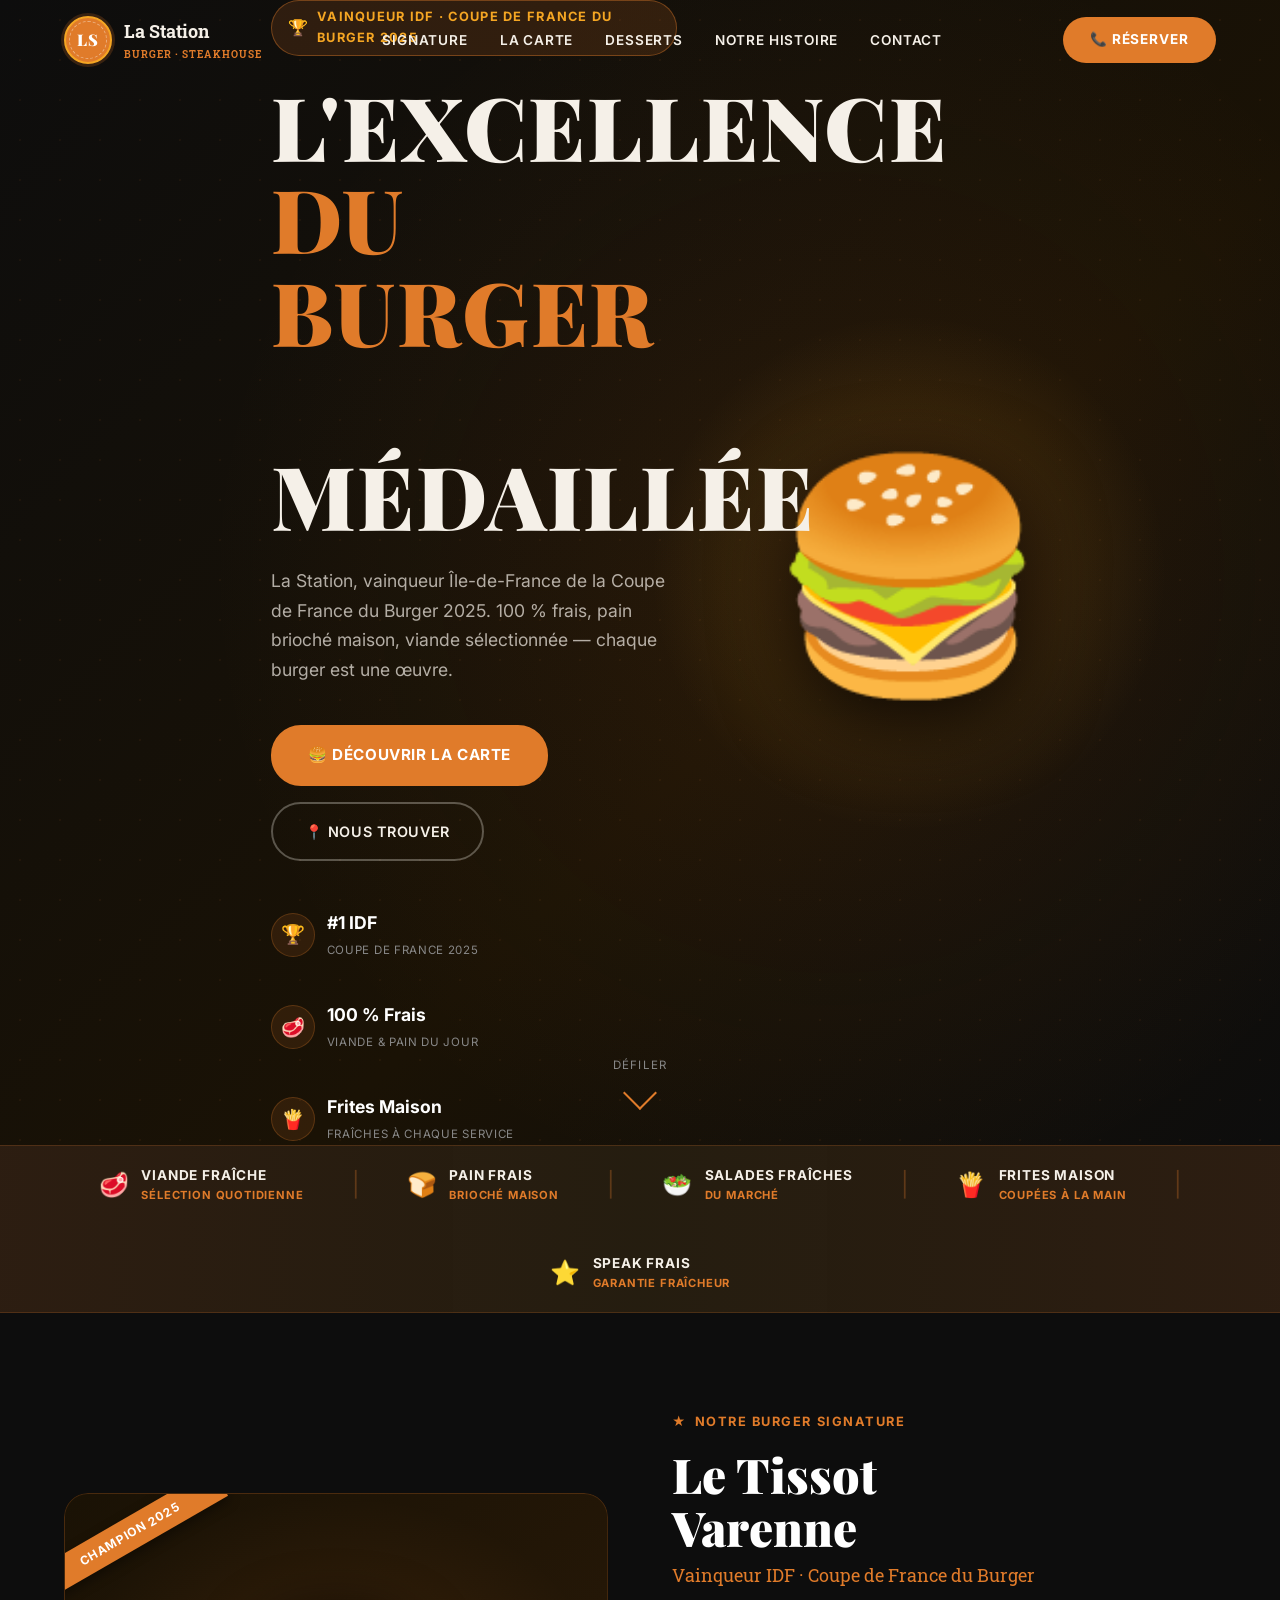
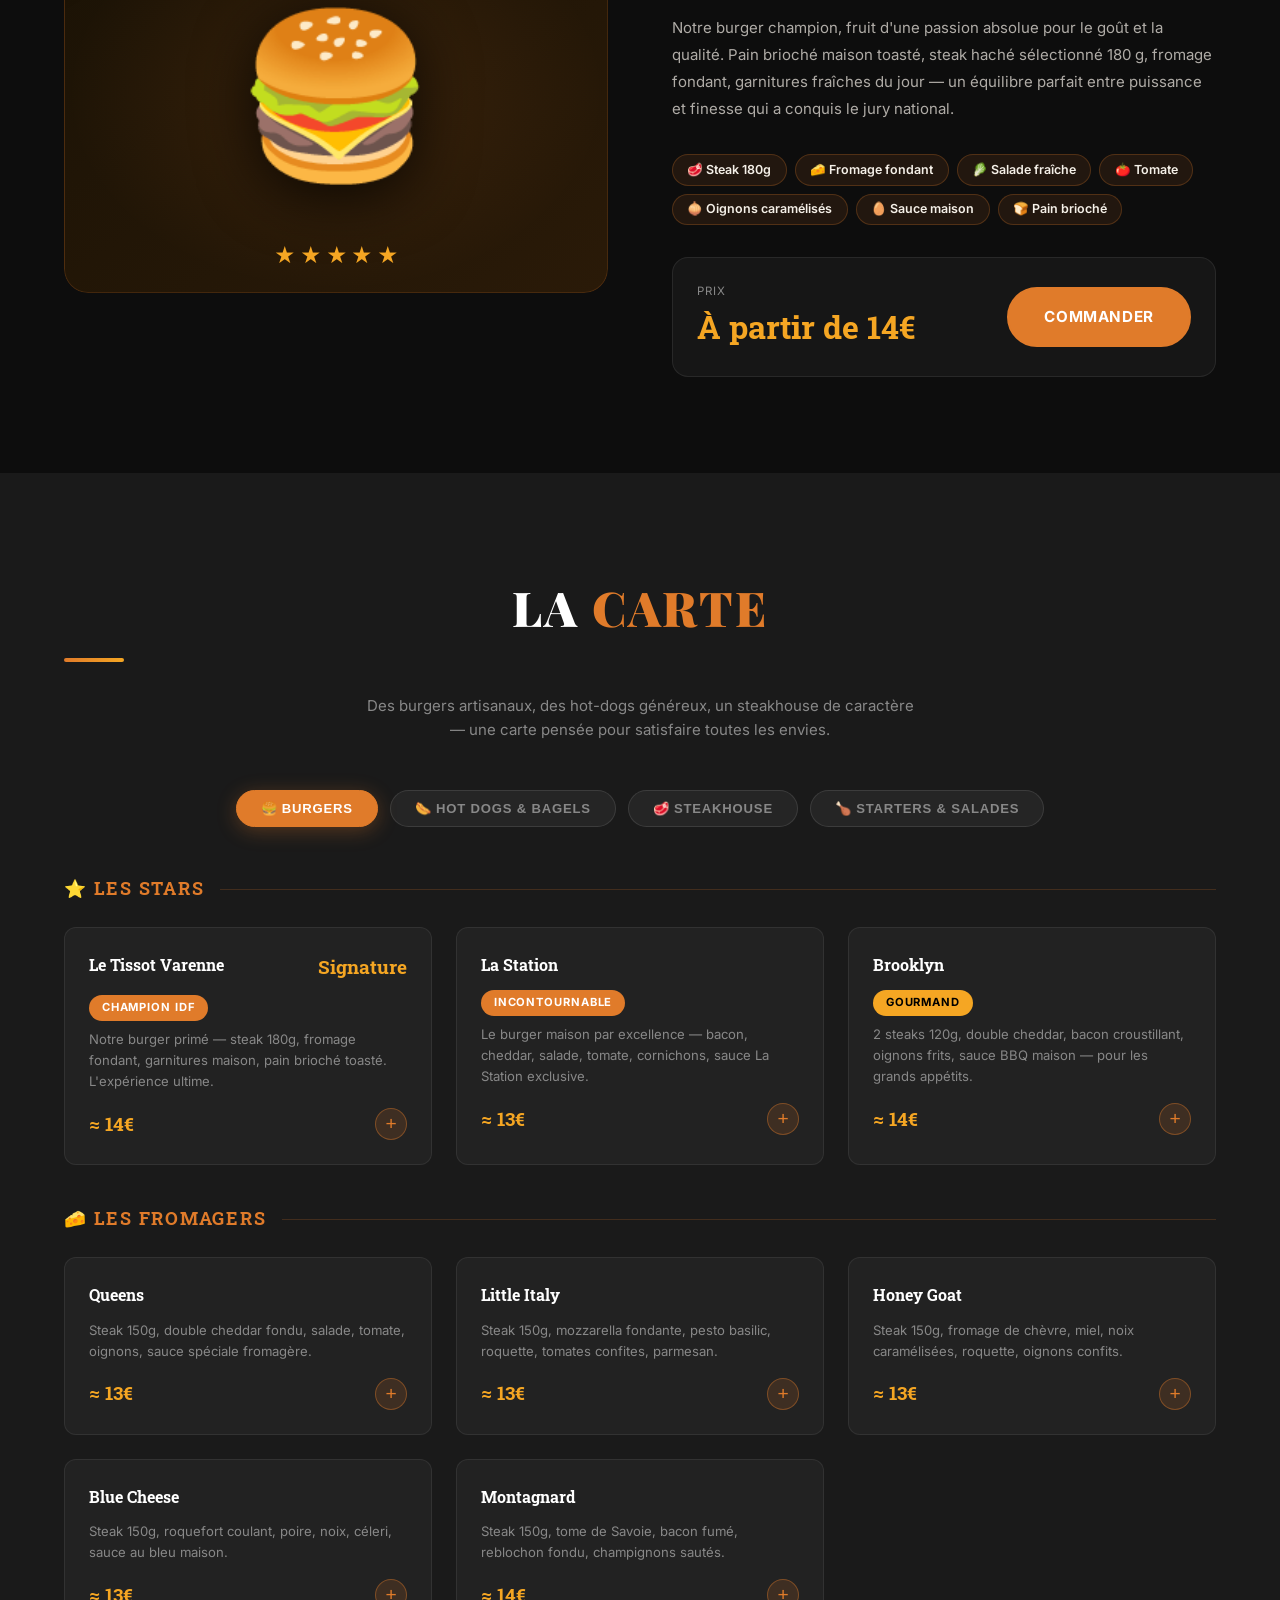
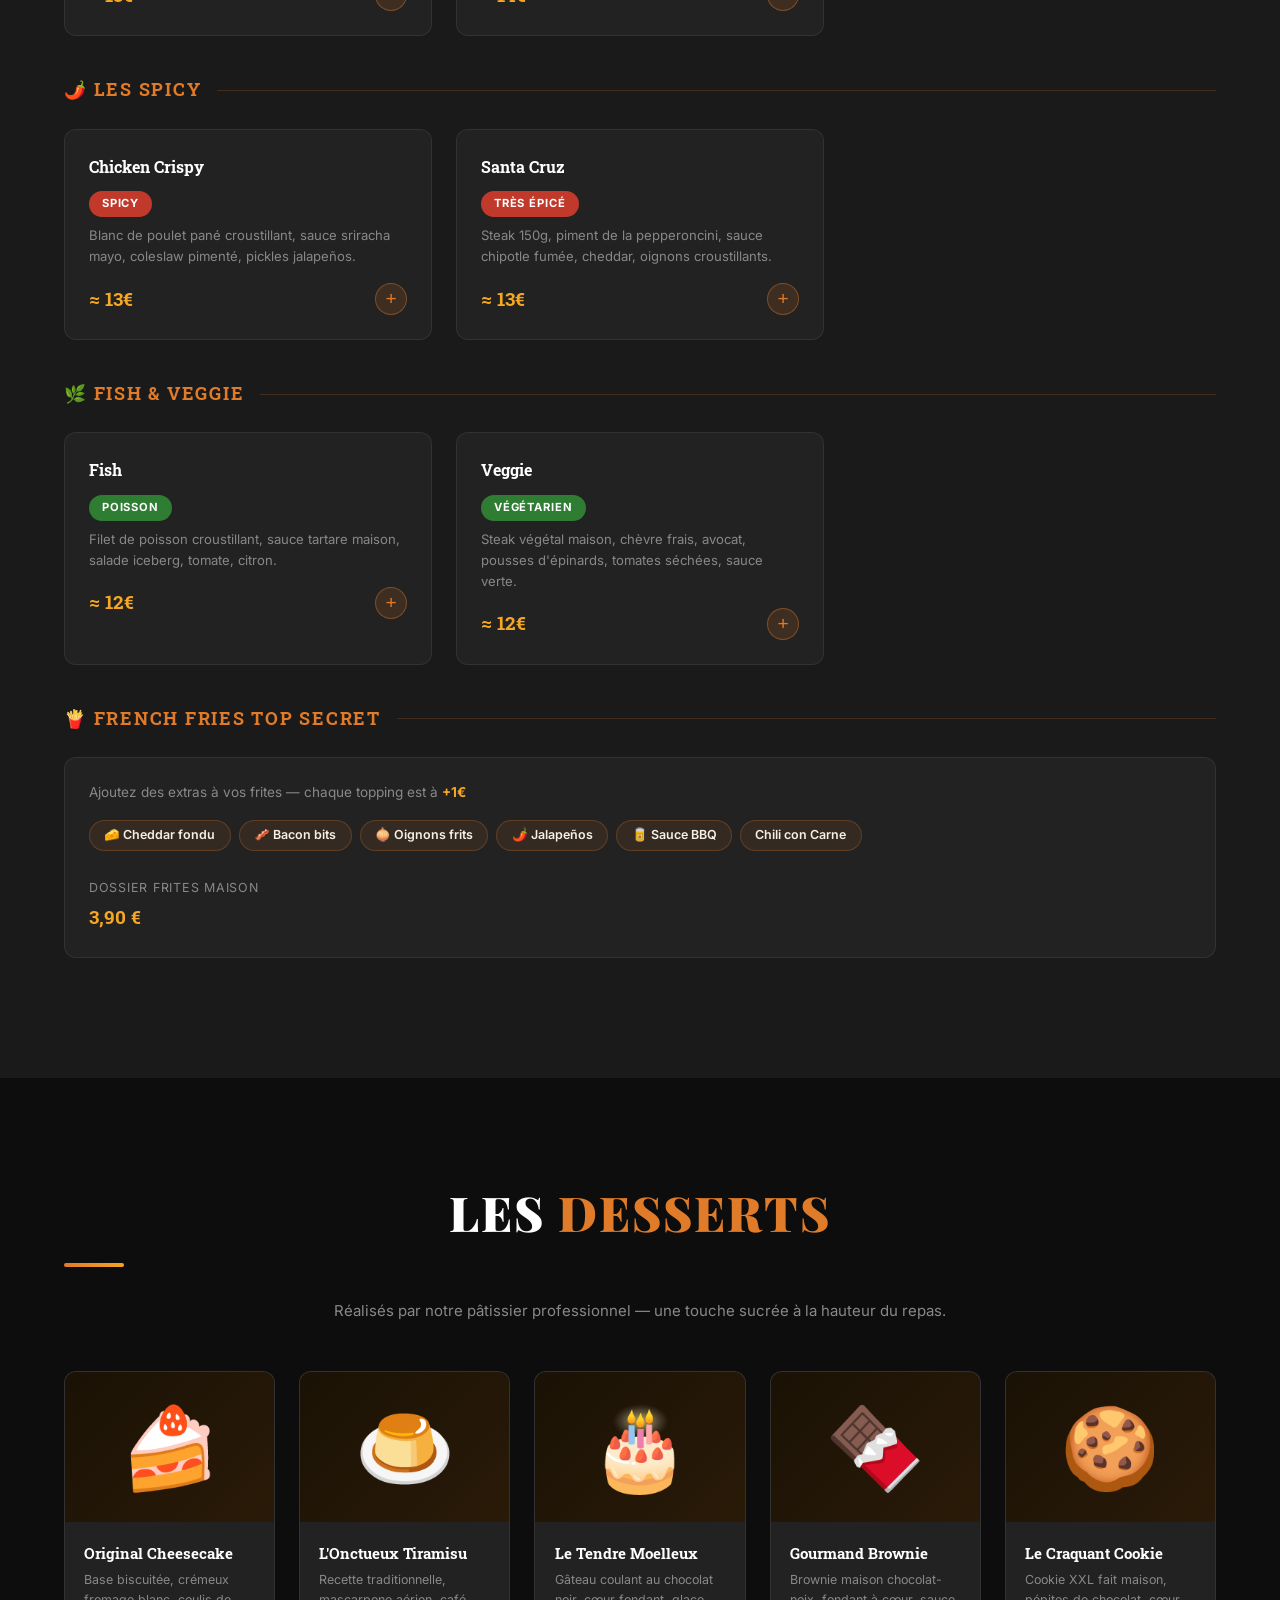
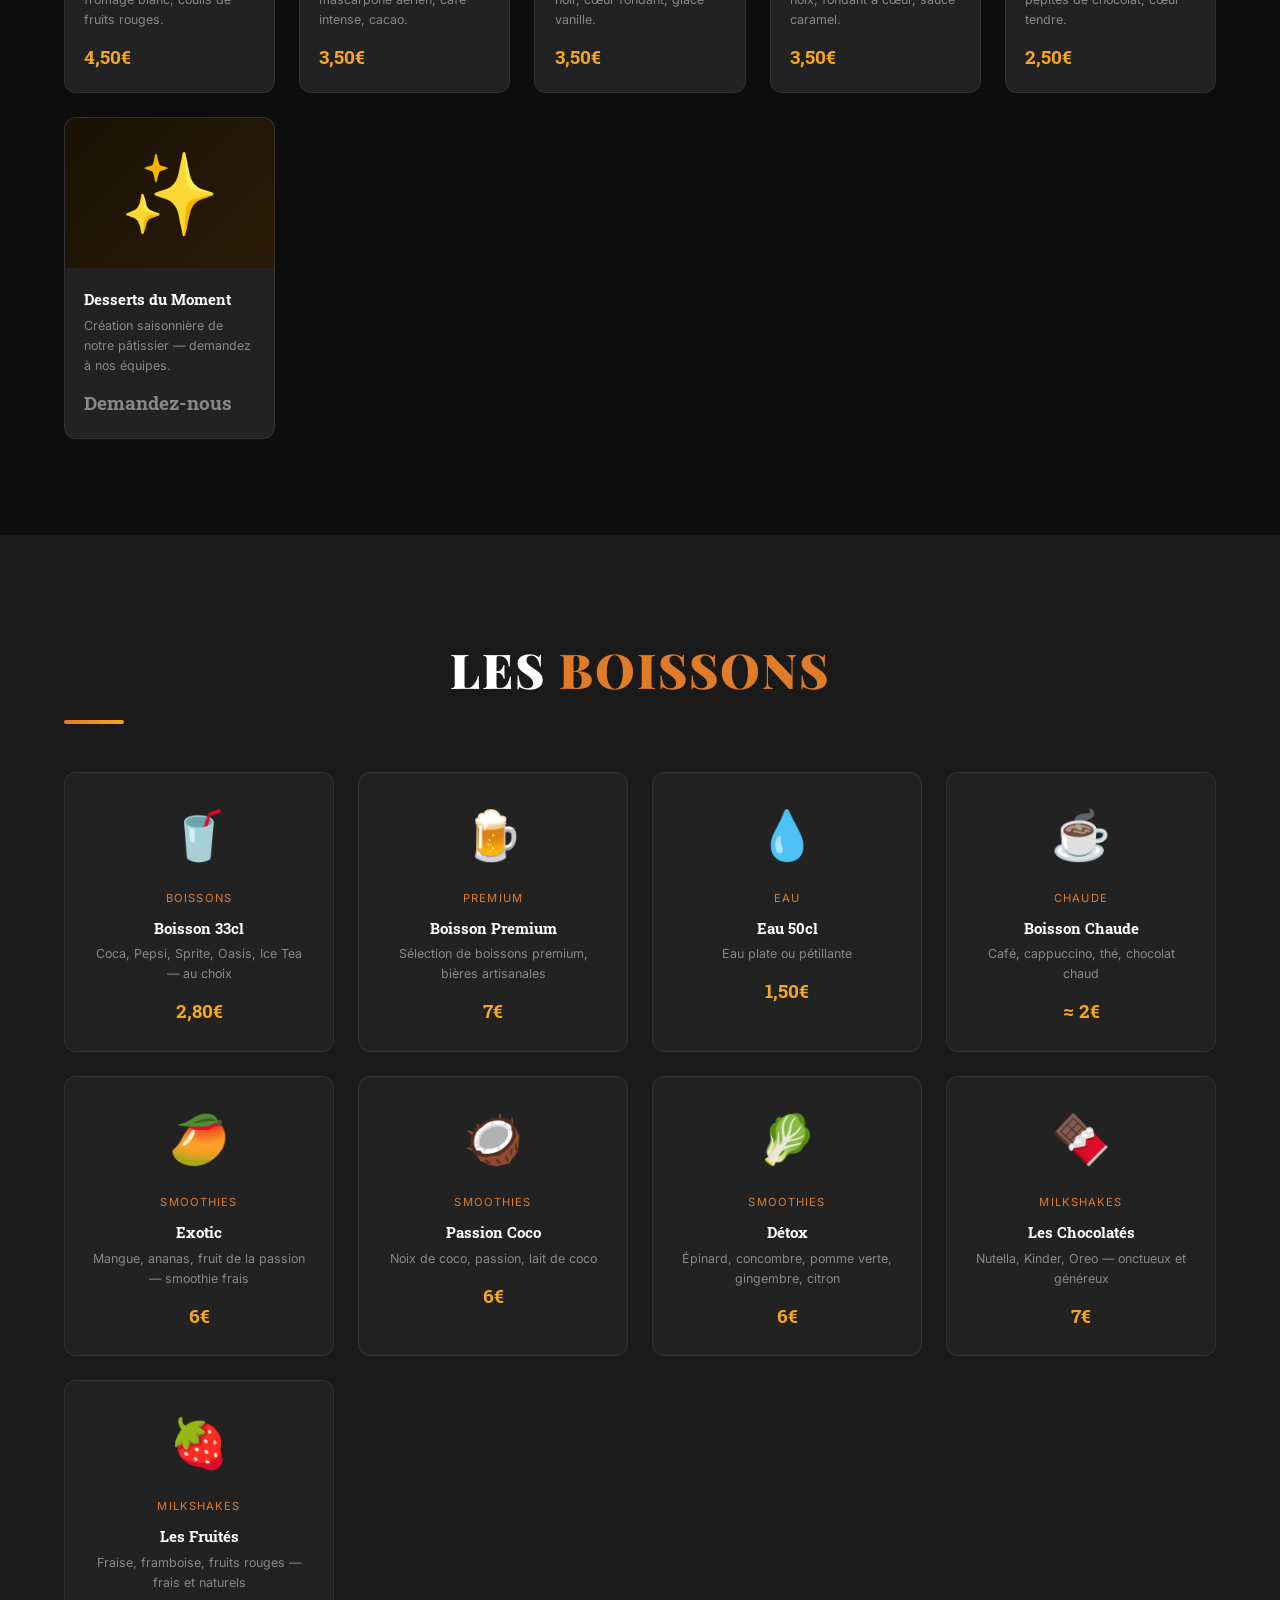
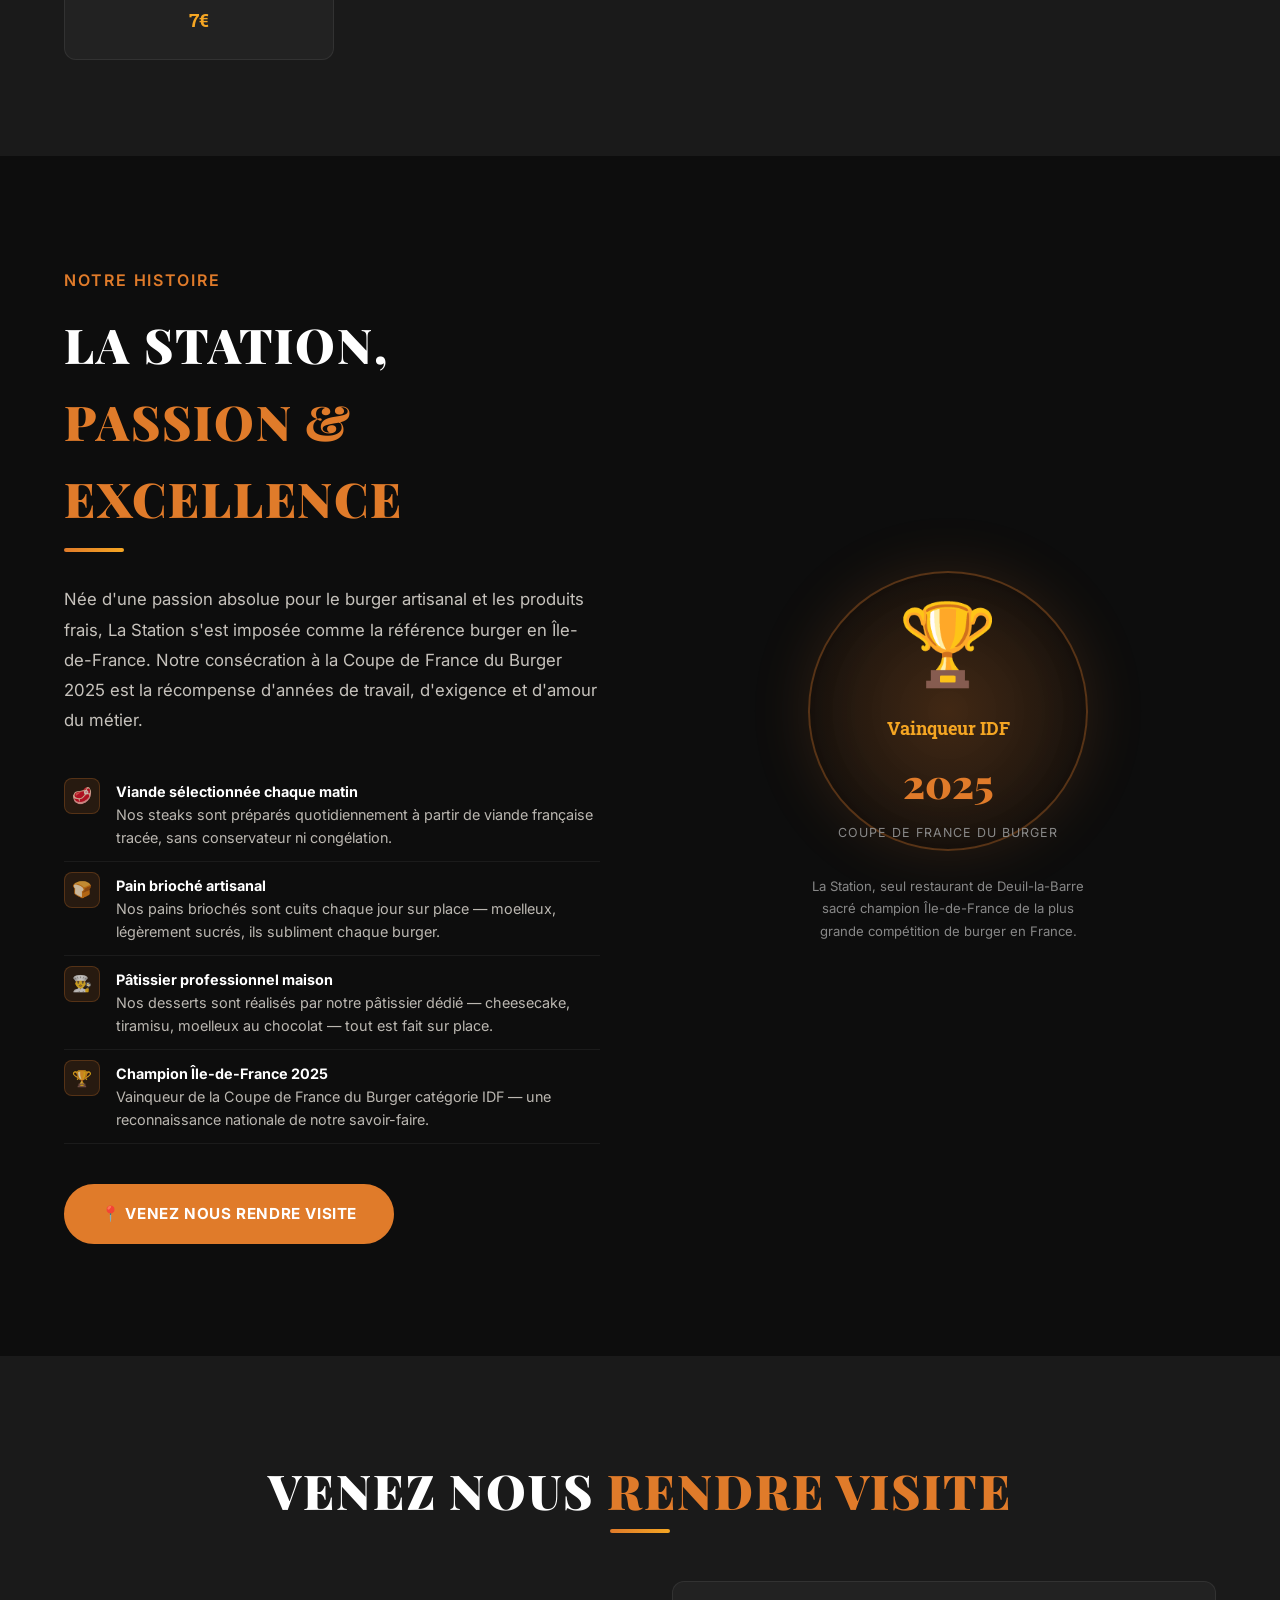
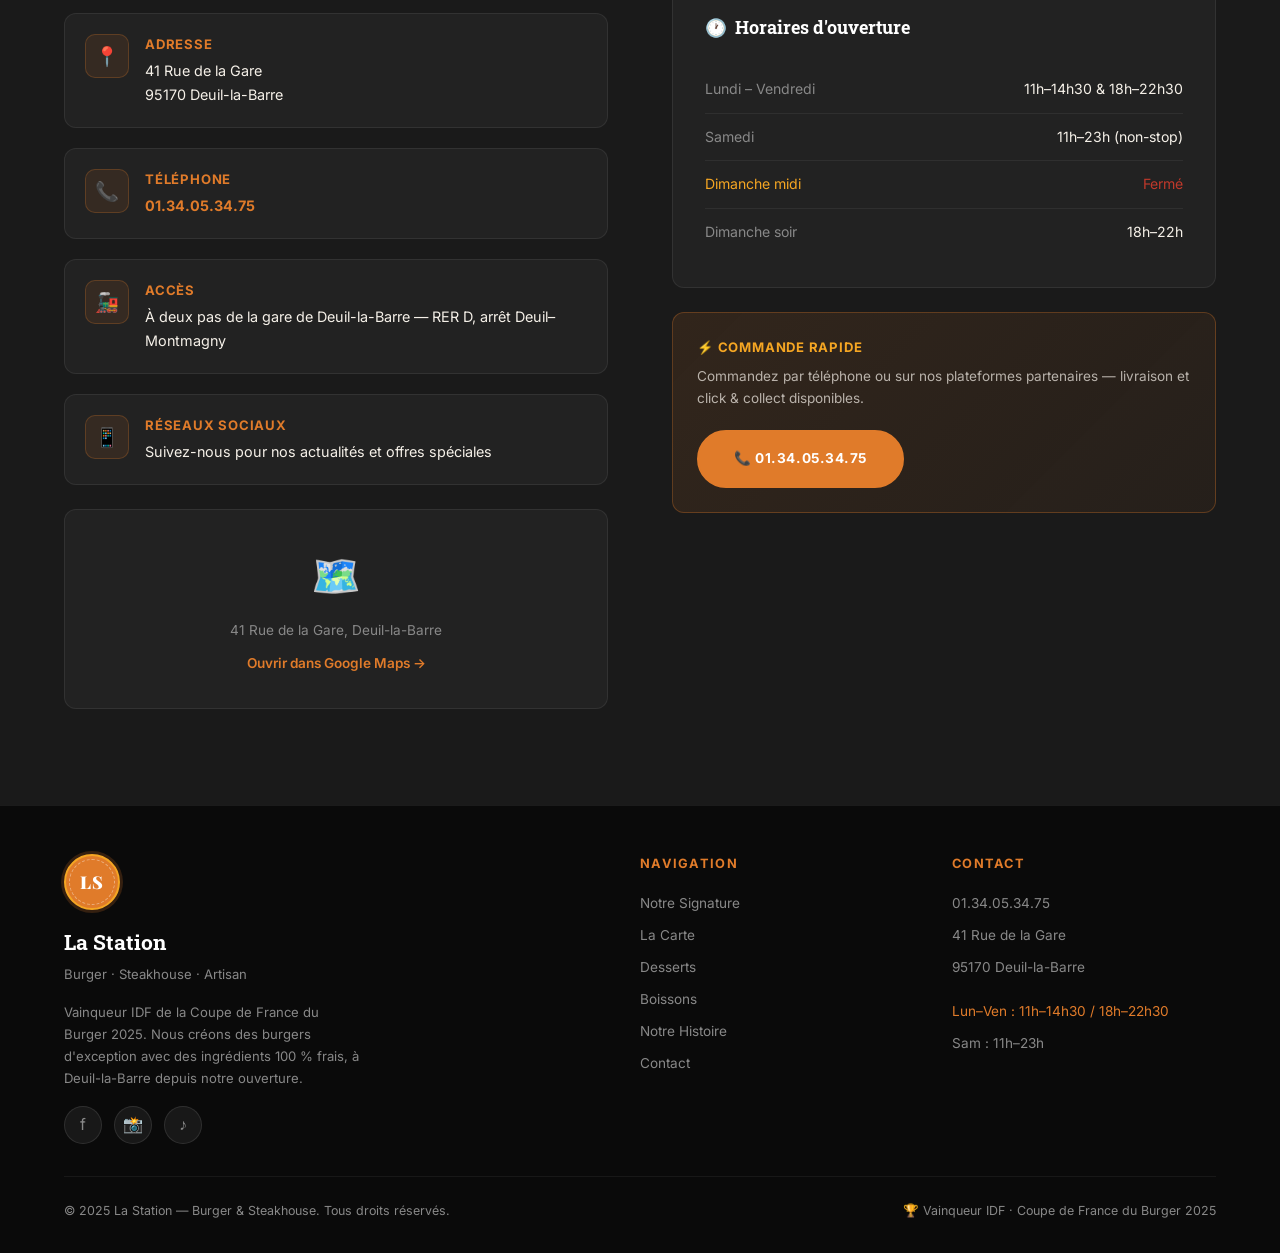
<file: la-station/index.html>
<!DOCTYPE html>
<html lang="fr">
<head>
  <meta charset="UTF-8" />
  <meta name="viewport" content="width=device-width, initial-scale=1.0" />
  <title>La Station – Vainqueur Coupe de France du Burger 2025</title>
  <link rel="preconnect" href="https://fonts.googleapis.com" />
  <link rel="preconnect" href="https://fonts.gstatic.com" crossorigin />
  <link href="https://fonts.googleapis.com/css2?family=Playfair+Display:wght@700;900&family=Roboto+Slab:wght@400;700&family=Inter:wght@300;400;600&display=swap" rel="stylesheet" />
  <style>
    /* ── Reset & Base ───────────────────────────────────────── */
    *, *::before, *::after { box-sizing: border-box; margin: 0; padding: 0; }
    :root {
      --black:   #0d0d0d;
      --dark:    #1a1a1a;
      --card:    #222222;
      --orange:  #e07b2a;
      --amber:   #f5a623;
      --cream:   #f5f0e8;
      --white:   #ffffff;
      --grey:    #888888;
      --red:     #c0392b;
      --green:   #2e7d32;
      --r: .75rem;
    }
    html { scroll-behavior: smooth; }
    body {
      background: var(--black);
      color: var(--cream);
      font-family: 'Inter', sans-serif;
      font-size: 15px;
      line-height: 1.6;
      overflow-x: hidden;
    }
    img { display: block; max-width: 100%; }
    a { color: inherit; text-decoration: none; }

    /* ── Scrollbar ──────────────────────────────────────────── */
    ::-webkit-scrollbar { width: 6px; }
    ::-webkit-scrollbar-track { background: var(--dark); }
    ::-webkit-scrollbar-thumb { background: var(--orange); border-radius: 3px; }

    /* ── Utility ────────────────────────────────────────────── */
    .container { max-width: 1200px; margin: 0 auto; padding: 0 1.5rem; }
    .section-title {
      font-family: 'Playfair Display', serif;
      font-size: clamp(1.8rem, 4vw, 3rem);
      font-weight: 900;
      letter-spacing: .04em;
      text-transform: uppercase;
      color: var(--white);
    }
    .section-title span { color: var(--orange); }
    .divider {
      width: 60px; height: 4px;
      background: linear-gradient(90deg, var(--orange), var(--amber));
      border-radius: 2px;
      margin: .75rem 0 2rem;
    }
    .badge {
      display: inline-block;
      padding: .25rem .8rem;
      border-radius: 20px;
      font-size: .7rem;
      font-weight: 700;
      letter-spacing: .08em;
      text-transform: uppercase;
    }
    .badge-spicy  { background: var(--red);   color: #fff; }
    .badge-new    { background: var(--amber);  color: #000; }
    .badge-veggie { background: var(--green);  color: #fff; }
    .badge-star   { background: var(--orange); color: #fff; }
    .price-tag {
      font-family: 'Roboto Slab', serif;
      font-size: 1.2rem;
      font-weight: 700;
      color: var(--amber);
    }

    /* ── Navbar ─────────────────────────────────────────────── */
    #navbar {
      position: fixed; top: 0; width: 100%; z-index: 1000;
      padding: 1rem 0;
      transition: background .4s, backdrop-filter .4s, box-shadow .4s;
    }
    #navbar.scrolled {
      background: rgba(13,13,13,.95);
      backdrop-filter: blur(10px);
      box-shadow: 0 2px 20px rgba(224,123,42,.15);
    }
    .nav-inner {
      display: flex; align-items: center; justify-content: space-between;
    }
    .nav-logo {
      display: flex; align-items: center; gap: .75rem;
    }
    .nav-logo-circle {
      width: 48px; height: 48px; border-radius: 50%;
      background: var(--orange);
      display: flex; align-items: center; justify-content: center;
      font-family: 'Playfair Display', serif;
      font-weight: 900; font-size: 1rem;
      color: #fff; letter-spacing: .05em;
      border: 2px solid var(--amber);
      position: relative;
      box-shadow: 0 0 0 3px rgba(224,123,42,.2);
    }
    .nav-logo-circle::before {
      content: '';
      position: absolute; inset: 3px;
      border-radius: 50%;
      border: 1px dashed rgba(255,255,255,.4);
    }
    .nav-logo-text { font-family: 'Roboto Slab', serif; font-weight: 700; font-size: 1.1rem; }
    .nav-logo-text small { display: block; font-size: .65rem; color: var(--orange); letter-spacing: .1em; text-transform: uppercase; }
    .nav-links { display: flex; gap: 2rem; list-style: none; }
    .nav-links a {
      font-size: .85rem; font-weight: 600; letter-spacing: .06em; text-transform: uppercase;
      color: var(--cream); transition: color .25s;
      position: relative;
    }
    .nav-links a::after {
      content: ''; position: absolute; bottom: -3px; left: 0;
      width: 0; height: 2px; background: var(--orange);
      transition: width .3s;
    }
    .nav-links a:hover { color: var(--orange); }
    .nav-links a:hover::after { width: 100%; }
    .nav-cta {
      background: var(--orange);
      color: #fff; font-weight: 700; font-size: .85rem;
      letter-spacing: .06em; text-transform: uppercase;
      padding: .65rem 1.6rem; border-radius: 30px;
      border: 2px solid transparent;
      transition: background .3s, border-color .3s, transform .2s;
    }
    .nav-cta:hover {
      background: transparent;
      border-color: var(--orange);
      color: var(--orange);
      transform: translateY(-2px);
    }
    .nav-burger { display: none; cursor: pointer; flex-direction: column; gap: 5px; }
    .nav-burger span { display: block; width: 24px; height: 2px; background: var(--cream); border-radius: 2px; transition: .3s; }

    /* ── Hero ───────────────────────────────────────────────── */
    #hero {
      position: relative;
      min-height: 100vh;
      display: flex; align-items: center;
      overflow: hidden;
    }
    .hero-bg {
      position: absolute; inset: 0;
      background:
        radial-gradient(ellipse 70% 80% at 65% 50%, rgba(224,123,42,.08) 0%, transparent 70%),
        linear-gradient(135deg, #0d0d0d 0%, #1a1205 60%, #0d0d0d 100%);
    }
    .hero-bg-pattern {
      position: absolute; inset: 0;
      background-image: radial-gradient(circle, rgba(224,123,42,.06) 1px, transparent 1px);
      background-size: 40px 40px;
    }
    .hero-burger-glow {
      position: absolute; right: 0; top: 0; width: 58%; height: 100%;
      display: flex; align-items: center; justify-content: center;
    }
    .hero-burger-visual {
      width: 520px; height: 520px;
      border-radius: 50%;
      background: radial-gradient(ellipse at center,
        rgba(224,123,42,.22) 0%,
        rgba(245,166,35,.08) 45%,
        transparent 70%);
      display: flex; align-items: center; justify-content: center;
      position: relative;
      animation: pulse-glow 4s ease-in-out infinite;
    }
    @keyframes pulse-glow {
      0%,100% { box-shadow: 0 0 60px rgba(224,123,42,.2); }
      50%      { box-shadow: 0 0 120px rgba(224,123,42,.4); }
    }
    .hero-burger-emoji {
      font-size: 14rem;
      filter: drop-shadow(0 20px 40px rgba(0,0,0,.8));
      animation: float 6s ease-in-out infinite;
    }
    @keyframes float {
      0%,100% { transform: translateY(0) rotate(-3deg); }
      50%      { transform: translateY(-20px) rotate(3deg); }
    }
    .hero-content { position: relative; z-index: 2; max-width: 55%; }
    .hero-champion-badge {
      display: inline-flex; align-items: center; gap: .5rem;
      background: rgba(224,123,42,.15);
      border: 1px solid rgba(224,123,42,.4);
      border-radius: 30px;
      padding: .4rem 1rem;
      font-size: .8rem; font-weight: 700; letter-spacing: .1em;
      text-transform: uppercase; color: var(--amber);
      margin-bottom: 1.5rem;
    }
    .hero-champion-badge::before { content: '🏆'; font-size: 1rem; }
    .hero-title {
      font-family: 'Playfair Display', serif;
      font-size: clamp(3rem, 7vw, 5.5rem);
      font-weight: 900;
      line-height: 1.05;
      text-transform: uppercase;
      letter-spacing: .02em;
      margin-bottom: 1.5rem;
    }
    .hero-title .accent { color: var(--orange); display: block; }
    .hero-subtitle {
      font-size: 1.1rem; color: rgba(245,240,232,.7);
      max-width: 480px; margin-bottom: 2.5rem; line-height: 1.7;
    }
    .hero-actions { display: flex; gap: 1rem; flex-wrap: wrap; margin-bottom: 3rem; }
    .btn-primary {
      display: inline-flex; align-items: center; gap: .5rem;
      background: var(--orange);
      color: #fff; font-weight: 700; font-size: .95rem;
      letter-spacing: .04em; text-transform: uppercase;
      padding: 1rem 2.2rem; border-radius: 30px;
      border: 2px solid var(--orange);
      transition: all .3s; cursor: pointer;
    }
    .btn-primary:hover {
      background: transparent; color: var(--orange);
      transform: translateY(-3px);
      box-shadow: 0 12px 30px rgba(224,123,42,.3);
    }
    .btn-outline {
      display: inline-flex; align-items: center; gap: .5rem;
      background: transparent;
      color: var(--cream); font-weight: 600; font-size: .9rem;
      letter-spacing: .04em; text-transform: uppercase;
      padding: 1rem 2rem; border-radius: 30px;
      border: 2px solid rgba(245,240,232,.3);
      transition: all .3s; cursor: pointer;
    }
    .btn-outline:hover {
      border-color: var(--orange); color: var(--orange);
      transform: translateY(-3px);
    }
    .hero-stats {
      display: flex; gap: 2.5rem; flex-wrap: wrap;
    }
    .hero-stat { display: flex; align-items: center; gap: .75rem; }
    .hero-stat-icon {
      width: 44px; height: 44px; border-radius: 50%;
      background: rgba(224,123,42,.12);
      border: 1px solid rgba(224,123,42,.25);
      display: flex; align-items: center; justify-content: center;
      font-size: 1.2rem;
    }
    .hero-stat-text strong { display: block; font-size: 1.1rem; font-weight: 700; color: var(--white); }
    .hero-stat-text span { font-size: .72rem; color: var(--grey); letter-spacing: .06em; text-transform: uppercase; }
    .hero-scroll {
      position: absolute; bottom: 2.5rem; left: 50%; transform: translateX(-50%);
      display: flex; flex-direction: column; align-items: center; gap: .4rem;
      font-size: .72rem; letter-spacing: .1em; text-transform: uppercase; color: var(--grey);
      animation: bounce 2s ease-in-out infinite;
      cursor: pointer;
    }
    .hero-scroll-arrow {
      width: 24px; height: 24px;
      border-right: 2px solid var(--orange);
      border-bottom: 2px solid var(--orange);
      transform: rotate(45deg);
    }
    @keyframes bounce {
      0%,100% { transform: translateX(-50%) translateY(0); }
      50%      { transform: translateX(-50%) translateY(8px); }
    }

    /* ── Quality Banner ─────────────────────────────────────── */
    #quality-banner {
      background: linear-gradient(90deg, rgba(224,123,42,.15) 0%, rgba(245,166,35,.1) 50%, rgba(224,123,42,.15) 100%);
      border-top: 1px solid rgba(224,123,42,.2);
      border-bottom: 1px solid rgba(224,123,42,.2);
      padding: 1.2rem 0;
    }
    .quality-items {
      display: flex; align-items: center; justify-content: center;
      gap: 3rem; flex-wrap: wrap;
    }
    .quality-item {
      display: flex; align-items: center; gap: .75rem;
      font-weight: 700; font-size: .85rem;
      letter-spacing: .06em; text-transform: uppercase;
    }
    .quality-item .qi-icon { font-size: 1.5rem; }
    .quality-item .qi-text { color: var(--cream); }
    .quality-item .qi-text small { display: block; color: var(--orange); font-size: .7rem; }
    .quality-sep { color: rgba(224,123,42,.3); font-size: 1.5rem; }

    /* ── Signature ──────────────────────────────────────────── */
    #signature {
      padding: 6rem 0;
    }
    .signature-grid {
      display: grid; grid-template-columns: 1fr 1fr; gap: 4rem; align-items: center;
    }
    .signature-visual {
      position: relative; border-radius: 1.5rem; overflow: hidden;
    }
    .signature-burger-display {
      background: linear-gradient(145deg, #1a1205, #2a1a08);
      border: 1px solid rgba(224,123,42,.2);
      border-radius: 1.5rem;
      padding: 3rem;
      display: flex; align-items: center; justify-content: center;
      min-height: 400px;
      position: relative;
      overflow: hidden;
    }
    .signature-burger-display::before {
      content: '';
      position: absolute; inset: 0;
      background: radial-gradient(ellipse at center, rgba(224,123,42,.12), transparent 70%);
    }
    .sig-burger-emoji {
      font-size: 10rem;
      filter: drop-shadow(0 10px 30px rgba(0,0,0,.8));
      position: relative; z-index: 1;
    }
    .signature-champion-ribbon {
      position: absolute; top: 1.5rem; left: -2.5rem;
      background: var(--orange);
      color: #fff; font-weight: 700; font-size: .75rem;
      letter-spacing: .08em; text-transform: uppercase;
      padding: .4rem 3rem;
      transform: rotate(-30deg);
      box-shadow: 0 4px 12px rgba(0,0,0,.4);
    }
    .signature-stars {
      position: absolute; bottom: 1.2rem; left: 50%; transform: translateX(-50%);
      display: flex; gap: .3rem; z-index: 2;
    }
    .signature-stars span { color: var(--amber); font-size: 1.3rem; }
    .signature-content {}
    .signature-eyebrow {
      display: inline-flex; align-items: center; gap: .5rem;
      color: var(--orange); font-size: .8rem; font-weight: 700;
      letter-spacing: .12em; text-transform: uppercase;
      margin-bottom: 1rem;
    }
    .signature-eyebrow::before { content: '★'; }
    .signature-name {
      font-family: 'Playfair Display', serif;
      font-size: clamp(2rem, 4vw, 3rem);
      font-weight: 900; color: var(--white);
      line-height: 1.1; margin-bottom: .5rem;
    }
    .signature-subtitle {
      font-family: 'Roboto Slab', serif;
      font-size: 1.1rem; color: var(--orange);
      margin-bottom: 1.5rem;
    }
    .signature-desc {
      color: rgba(245,240,232,.7); line-height: 1.8; margin-bottom: 2rem;
    }
    .signature-ingredients {
      display: flex; flex-wrap: wrap; gap: .5rem; margin-bottom: 2rem;
    }
    .ingredient-chip {
      background: rgba(224,123,42,.1);
      border: 1px solid rgba(224,123,42,.25);
      border-radius: 20px;
      padding: .3rem .9rem;
      font-size: .78rem; font-weight: 600; color: var(--cream);
    }
    .signature-price-row {
      display: flex; align-items: center; justify-content: space-between;
      padding: 1.5rem;
      background: rgba(255,255,255,.04);
      border: 1px solid rgba(255,255,255,.08);
      border-radius: 1rem;
    }
    .signature-price-info {}
    .signature-price-label { font-size: .72rem; color: var(--grey); text-transform: uppercase; letter-spacing: .08em; }
    .signature-price-value { font-family: 'Roboto Slab', serif; font-size: 2rem; font-weight: 700; color: var(--amber); }

    /* ── Menu Sections ──────────────────────────────────────── */
    #menu { padding: 6rem 0; background: var(--dark); }
    .menu-header { text-align: center; margin-bottom: 3rem; }
    .menu-tabs {
      display: flex; justify-content: center; flex-wrap: wrap; gap: .75rem;
      margin-bottom: 3rem;
    }
    .tab-btn {
      background: rgba(255,255,255,.05);
      border: 1px solid rgba(255,255,255,.1);
      color: var(--grey);
      font-size: .82rem; font-weight: 600; letter-spacing: .06em; text-transform: uppercase;
      padding: .65rem 1.5rem; border-radius: 25px; cursor: pointer;
      transition: all .3s;
    }
    .tab-btn:hover { border-color: var(--orange); color: var(--cream); }
    .tab-btn.active {
      background: var(--orange); border-color: var(--orange);
      color: #fff; box-shadow: 0 4px 20px rgba(224,123,42,.3);
    }
    .menu-section { display: none; }
    .menu-section.active { display: block; }
    .menu-section-title {
      font-family: 'Roboto Slab', serif;
      font-size: 1.1rem; font-weight: 700;
      color: var(--orange); text-transform: uppercase; letter-spacing: .1em;
      margin-bottom: 1.5rem; display: flex; align-items: center; gap: 1rem;
    }
    .menu-section-title::after {
      content: ''; flex: 1; height: 1px; background: rgba(224,123,42,.2);
    }
    .menu-grid {
      display: grid;
      grid-template-columns: repeat(auto-fill, minmax(280px, 1fr));
      gap: 1.5rem;
      margin-bottom: 2.5rem;
    }
    .menu-card {
      background: var(--card);
      border: 1px solid rgba(255,255,255,.07);
      border-radius: var(--r);
      padding: 1.5rem;
      transition: transform .3s, border-color .3s, box-shadow .3s;
      position: relative; overflow: hidden;
    }
    .menu-card::before {
      content: '';
      position: absolute; top: 0; left: 0; right: 0; height: 3px;
      background: linear-gradient(90deg, transparent, var(--orange), transparent);
      opacity: 0; transition: opacity .3s;
    }
    .menu-card:hover { transform: translateY(-4px); border-color: rgba(224,123,42,.3); box-shadow: 0 12px 30px rgba(0,0,0,.4); }
    .menu-card:hover::before { opacity: 1; }
    .menu-card-header { display: flex; align-items: flex-start; justify-content: space-between; gap: .5rem; margin-bottom: .75rem; }
    .menu-card-name { font-family: 'Roboto Slab', serif; font-weight: 700; font-size: 1rem; color: var(--white); }
    .menu-card-badges { display: flex; gap: .3rem; flex-wrap: wrap; margin-bottom: .5rem; }
    .menu-card-desc { font-size: .82rem; color: var(--grey); line-height: 1.6; margin-bottom: 1rem; }
    .menu-card-footer { display: flex; align-items: center; justify-content: space-between; }
    .add-btn {
      width: 32px; height: 32px; border-radius: 50%;
      background: rgba(224,123,42,.15); border: 1px solid rgba(224,123,42,.4);
      color: var(--orange); font-size: 1.2rem; cursor: pointer;
      display: flex; align-items: center; justify-content: center;
      transition: all .3s;
    }
    .add-btn:hover { background: var(--orange); color: #fff; transform: scale(1.1); }

    /* ── Hot Dogs ───────────────────────────────────────────── */
    .hotdog-grid {
      display: grid; grid-template-columns: repeat(auto-fill, minmax(260px, 1fr)); gap: 1.25rem;
    }
    .hotdog-item {
      background: var(--card);
      border: 1px solid rgba(255,255,255,.07);
      border-radius: var(--r); padding: 1.25rem;
      display: flex; justify-content: space-between; align-items: flex-start; gap: 1rem;
      transition: transform .3s, border-color .3s;
    }
    .hotdog-item:hover { transform: translateX(4px); border-color: rgba(224,123,42,.3); }
    .hotdog-info { flex: 1; }
    .hotdog-name { font-family: 'Roboto Slab', serif; font-weight: 700; font-size: .95rem; color: var(--white); margin-bottom: .3rem; }
    .hotdog-desc { font-size: .78rem; color: var(--grey); }

    /* ── Steakhouse ─────────────────────────────────────────── */
    .steak-cards {
      display: grid; grid-template-columns: repeat(auto-fill, minmax(300px, 1fr)); gap: 1.5rem;
    }
    .steak-card {
      background: linear-gradient(135deg, #1e1208, #2a1a08);
      border: 1px solid rgba(224,123,42,.2);
      border-radius: var(--r); padding: 2rem;
      text-align: center; position: relative; overflow: hidden;
      transition: transform .3s, box-shadow .3s;
    }
    .steak-card:hover { transform: translateY(-6px); box-shadow: 0 20px 40px rgba(0,0,0,.5); }
    .steak-card-icon { font-size: 3.5rem; margin-bottom: 1rem; }
    .steak-card-name { font-family: 'Playfair Display', serif; font-size: 1.4rem; font-weight: 700; color: var(--white); margin-bottom: .5rem; }
    .steak-card-cut { font-size: .78rem; color: var(--orange); letter-spacing: .08em; text-transform: uppercase; margin-bottom: 1rem; }
    .steak-card-desc { font-size: .82rem; color: var(--grey); line-height: 1.6; margin-bottom: 1.5rem; }
    .steak-card-price { font-family: 'Roboto Slab', serif; font-size: 1.5rem; font-weight: 700; color: var(--amber); }

    /* ── Desserts ───────────────────────────────────────────── */
    #desserts { padding: 6rem 0; }
    .desserts-grid {
      display: grid;
      grid-template-columns: repeat(auto-fill, minmax(200px, 1fr));
      gap: 1.5rem;
    }
    .dessert-card {
      background: var(--card);
      border: 1px solid rgba(255,255,255,.07);
      border-radius: var(--r);
      overflow: hidden;
      transition: transform .3s, box-shadow .3s;
    }
    .dessert-card:hover { transform: translateY(-6px); box-shadow: 0 12px 30px rgba(0,0,0,.4); }
    .dessert-visual {
      height: 150px;
      display: flex; align-items: center; justify-content: center;
      font-size: 5rem;
      background: linear-gradient(135deg, #1a1205, #2a1a08);
    }
    .dessert-info { padding: 1.2rem; }
    .dessert-name { font-family: 'Roboto Slab', serif; font-weight: 700; font-size: .95rem; color: var(--white); margin-bottom: .3rem; }
    .dessert-desc { font-size: .78rem; color: var(--grey); margin-bottom: .75rem; }

    /* ── Boissons ───────────────────────────────────────────── */
    #boissons { padding: 6rem 0; background: var(--dark); }
    .boissons-grid {
      display: grid; grid-template-columns: repeat(auto-fill, minmax(220px, 1fr)); gap: 1.5rem;
    }
    .boisson-card {
      background: var(--card);
      border: 1px solid rgba(255,255,255,.07);
      border-radius: var(--r); padding: 1.5rem;
      text-align: center;
      transition: transform .3s, border-color .3s;
    }
    .boisson-card:hover { transform: translateY(-4px); border-color: rgba(224,123,42,.3); }
    .boisson-icon { font-size: 3rem; margin-bottom: 1rem; }
    .boisson-cat { font-size: .7rem; color: var(--orange); letter-spacing: .1em; text-transform: uppercase; margin-bottom: .5rem; }
    .boisson-name { font-family: 'Roboto Slab', serif; font-weight: 700; color: var(--white); margin-bottom: .3rem; }
    .boisson-desc { font-size: .78rem; color: var(--grey); margin-bottom: .75rem; }

    /* ── About / Champion ───────────────────────────────────── */
    #about { padding: 7rem 0; }
    .about-grid {
      display: grid; grid-template-columns: 1fr 1fr; gap: 5rem; align-items: center;
    }
    .about-trophy {
      display: flex; flex-direction: column; align-items: center; gap: 1.5rem;
    }
    .trophy-display {
      width: 280px; height: 280px; border-radius: 50%;
      background: radial-gradient(ellipse at center, rgba(224,123,42,.25), rgba(13,13,13,.8));
      border: 2px solid rgba(224,123,42,.3);
      display: flex; flex-direction: column; align-items: center; justify-content: center;
      gap: .5rem;
      box-shadow: 0 0 60px rgba(224,123,42,.15), inset 0 0 60px rgba(0,0,0,.4);
      animation: trophy-pulse 3s ease-in-out infinite;
    }
    @keyframes trophy-pulse {
      0%,100% { box-shadow: 0 0 60px rgba(224,123,42,.15), inset 0 0 60px rgba(0,0,0,.4); }
      50%      { box-shadow: 0 0 100px rgba(224,123,42,.35), inset 0 0 60px rgba(0,0,0,.4); }
    }
    .trophy-emoji { font-size: 5rem; }
    .trophy-title { font-family: 'Roboto Slab', serif; font-size: 1.1rem; font-weight: 700; color: var(--amber); text-align: center; }
    .trophy-year { font-size: 2.5rem; font-weight: 900; color: var(--orange); font-family: 'Playfair Display', serif; }
    .trophy-desc { font-size: .78rem; color: var(--grey); letter-spacing: .08em; text-transform: uppercase; }
    .about-content {}
    .about-content .section-title { margin-bottom: .5rem; }
    .about-lead { font-size: 1.05rem; color: rgba(245,240,232,.8); line-height: 1.8; margin-bottom: 2rem; }
    .about-features { list-style: none; margin-bottom: 2.5rem; }
    .about-features li {
      display: flex; align-items: flex-start; gap: 1rem;
      padding: .75rem 0;
      border-bottom: 1px solid rgba(255,255,255,.06);
      font-size: .9rem; color: rgba(245,240,232,.75);
    }
    .about-features li .af-icon {
      width: 36px; height: 36px; flex-shrink: 0;
      background: rgba(224,123,42,.12);
      border: 1px solid rgba(224,123,42,.25);
      border-radius: 8px;
      display: flex; align-items: center; justify-content: center;
      font-size: 1rem; margin-top: -.1rem;
    }

    /* ── Contact ────────────────────────────────────────────── */
    #contact { padding: 6rem 0; background: var(--dark); }
    .contact-grid {
      display: grid; grid-template-columns: 1fr 1fr; gap: 4rem;
    }
    .contact-info h2 { margin-bottom: 1rem; }
    .contact-items { display: flex; flex-direction: column; gap: 1.25rem; margin-top: 2rem; }
    .contact-item {
      display: flex; align-items: flex-start; gap: 1rem;
      padding: 1.25rem;
      background: var(--card);
      border: 1px solid rgba(255,255,255,.07);
      border-radius: var(--r);
      transition: border-color .3s;
    }
    .contact-item:hover { border-color: rgba(224,123,42,.3); }
    .contact-item-icon {
      width: 44px; height: 44px; flex-shrink: 0;
      background: rgba(224,123,42,.1);
      border: 1px solid rgba(224,123,42,.25);
      border-radius: 10px;
      display: flex; align-items: center; justify-content: center;
      font-size: 1.2rem;
    }
    .contact-item-text strong { display: block; font-size: .82rem; color: var(--orange); letter-spacing: .06em; text-transform: uppercase; margin-bottom: .25rem; }
    .contact-item-text span { font-size: .9rem; color: var(--cream); }
    .hours-grid {
      background: var(--card);
      border: 1px solid rgba(255,255,255,.07);
      border-radius: var(--r);
      padding: 2rem;
    }
    .hours-grid h3 {
      font-family: 'Roboto Slab', serif;
      font-size: 1.1rem; color: var(--white); margin-bottom: 1.5rem;
      display: flex; align-items: center; gap: .5rem;
    }
    .hours-grid h3::before { content: '🕐'; }
    .hours-table { width: 100%; border-collapse: collapse; }
    .hours-table tr { border-bottom: 1px solid rgba(255,255,255,.06); }
    .hours-table tr:last-child { border-bottom: none; }
    .hours-table td { padding: .75rem 0; font-size: .88rem; }
    .hours-table td:first-child { color: var(--grey); width: 40%; }
    .hours-table td:last-child { color: var(--cream); text-align: right; }
    .hours-table .closed { color: var(--red) !important; }
    .hours-table .highlight td { color: var(--amber); }
    .map-placeholder {
      margin-top: 1.5rem;
      background: var(--card);
      border: 1px solid rgba(255,255,255,.07);
      border-radius: var(--r);
      height: 200px;
      display: flex; align-items: center; justify-content: center;
      flex-direction: column; gap: .75rem;
      font-size: .85rem; color: var(--grey);
      cursor: pointer; transition: border-color .3s;
    }
    .map-placeholder:hover { border-color: rgba(224,123,42,.4); }
    .map-placeholder .map-icon { font-size: 2.5rem; }
    .map-placeholder a { color: var(--orange); font-weight: 600; }

    /* ── Footer ─────────────────────────────────────────────── */
    footer {
      background: #0a0a0a;
      border-top: 1px solid rgba(255,255,255,.07);
      padding: 3rem 0 2rem;
    }
    .footer-grid {
      display: grid; grid-template-columns: 2fr 1fr 1fr; gap: 3rem;
      margin-bottom: 2rem;
    }
    .footer-brand .nav-logo-circle { width: 56px; height: 56px; font-size: 1.1rem; margin-bottom: 1rem; }
    .footer-brand-name { font-family: 'Roboto Slab', serif; font-size: 1.3rem; font-weight: 700; color: var(--white); }
    .footer-brand-tagline { font-size: .82rem; color: var(--grey); margin-top: .25rem; margin-bottom: 1rem; }
    .footer-brand-desc { font-size: .82rem; color: var(--grey); line-height: 1.7; max-width: 300px; }
    .footer-col-title { font-size: .8rem; font-weight: 700; letter-spacing: .1em; text-transform: uppercase; color: var(--orange); margin-bottom: 1rem; }
    .footer-links { list-style: none; display: flex; flex-direction: column; gap: .5rem; }
    .footer-links a { font-size: .85rem; color: var(--grey); transition: color .25s; }
    .footer-links a:hover { color: var(--orange); }
    .footer-social { display: flex; gap: .75rem; margin-top: 1rem; }
    .social-btn {
      width: 38px; height: 38px; border-radius: 50%;
      background: rgba(255,255,255,.06);
      border: 1px solid rgba(255,255,255,.1);
      display: flex; align-items: center; justify-content: center;
      font-size: 1rem; color: var(--grey);
      transition: all .3s; cursor: pointer;
    }
    .social-btn:hover { background: var(--orange); border-color: var(--orange); color: #fff; }
    .footer-bottom {
      border-top: 1px solid rgba(255,255,255,.06);
      padding-top: 1.5rem;
      display: flex; align-items: center; justify-content: space-between;
      flex-wrap: wrap; gap: 1rem;
      font-size: .78rem; color: var(--grey);
    }
    .footer-bottom a { color: var(--grey); transition: color .25s; }
    .footer-bottom a:hover { color: var(--orange); }

    /* ── Mobile Menu ────────────────────────────────────────── */
    .mobile-nav {
      display: none;
      position: fixed; inset: 0; z-index: 999;
      background: rgba(13,13,13,.98);
      backdrop-filter: blur(20px);
      flex-direction: column; align-items: center; justify-content: center; gap: 2rem;
    }
    .mobile-nav.open { display: flex; }
    .mobile-nav a {
      font-family: 'Roboto Slab', serif;
      font-size: 1.8rem; font-weight: 700; color: var(--cream);
      transition: color .25s;
    }
    .mobile-nav a:hover { color: var(--orange); }
    .mobile-nav-close {
      position: absolute; top: 1.5rem; right: 1.5rem;
      font-size: 2rem; color: var(--grey); cursor: pointer; transition: color .25s;
    }
    .mobile-nav-close:hover { color: var(--orange); }

    /* ── Responsive ─────────────────────────────────────────── */
    @media (max-width: 900px) {
      .nav-links, .nav-cta { display: none; }
      .nav-burger { display: flex; }
      .hero-content { max-width: 100%; }
      .hero-burger-glow { display: none; }
      .hero-title { font-size: 3rem; }
      .signature-grid, .about-grid, .contact-grid, .footer-grid { grid-template-columns: 1fr; gap: 2.5rem; }
      .about-trophy { order: -1; }
      .footer-grid { grid-template-columns: 1fr 1fr; }
    }
    @media (max-width: 600px) {
      .quality-sep { display: none; }
      .hero-stats { gap: 1.5rem; }
      .footer-grid { grid-template-columns: 1fr; }
      .menu-grid { grid-template-columns: 1fr; }
    }

    /* ── Animations ─────────────────────────────────────────── */
    .fade-in { opacity: 0; transform: translateY(24px); transition: opacity .7s ease, transform .7s ease; }
    .fade-in.visible { opacity: 1; transform: none; }
  </style>
</head>
<body>

<!-- ══ NAVBAR ══════════════════════════════════════════════ -->
<nav id="navbar">
  <div class="container">
    <div class="nav-inner">
      <a href="#hero" class="nav-logo">
        <div class="nav-logo-circle">LS</div>
        <div class="nav-logo-text">
          La Station
          <small>Burger · Steakhouse</small>
        </div>
      </a>
      <ul class="nav-links">
        <li><a href="#signature">Signature</a></li>
        <li><a href="#menu">La Carte</a></li>
        <li><a href="#desserts">Desserts</a></li>
        <li><a href="#about">Notre Histoire</a></li>
        <li><a href="#contact">Contact</a></li>
      </ul>
      <a href="tel:0134053475" class="nav-cta">📞 Réserver</a>
      <div class="nav-burger" id="nav-burger-btn" role="button" aria-label="Menu">
        <span></span><span></span><span></span>
      </div>
    </div>
  </div>
</nav>

<!-- Mobile nav -->
<div class="mobile-nav" id="mobile-nav">
  <span class="mobile-nav-close" id="mobile-nav-close">✕</span>
  <a href="#signature" class="mobile-link">Signature</a>
  <a href="#menu" class="mobile-link">La Carte</a>
  <a href="#desserts" class="mobile-link">Desserts</a>
  <a href="#about" class="mobile-link">Notre Histoire</a>
  <a href="#contact" class="mobile-link">Contact</a>
</div>

<!-- ══ HERO ════════════════════════════════════════════════ -->
<section id="hero">
  <div class="hero-bg"></div>
  <div class="hero-bg-pattern"></div>
  <div class="hero-burger-glow">
    <div class="hero-burger-visual">
      <div class="hero-burger-emoji">🍔</div>
    </div>
  </div>
  <div class="container" style="position:relative;z-index:2;">
    <div class="hero-content">
      <div class="hero-champion-badge">Vainqueur IDF · Coupe de France du Burger 2025</div>
      <h1 class="hero-title">
        L'Excellence<br>
        <span class="accent">du Burger</span><br>
        Médaillée
      </h1>
      <p class="hero-subtitle">
        La Station, vainqueur Île-de-France de la Coupe de France du Burger 2025.
        100&nbsp;% frais, pain brioché maison, viande sélectionnée — chaque burger est une œuvre.
      </p>
      <div class="hero-actions">
        <a href="#menu" class="btn-primary">🍔 Découvrir la Carte</a>
        <a href="#contact" class="btn-outline">📍 Nous trouver</a>
      </div>
      <div class="hero-stats">
        <div class="hero-stat">
          <div class="hero-stat-icon">🏆</div>
          <div class="hero-stat-text">
            <strong>#1 IDF</strong>
            <span>Coupe de France 2025</span>
          </div>
        </div>
        <div class="hero-stat">
          <div class="hero-stat-icon">🥩</div>
          <div class="hero-stat-text">
            <strong>100 % Frais</strong>
            <span>Viande & pain du jour</span>
          </div>
        </div>
        <div class="hero-stat">
          <div class="hero-stat-icon">🍟</div>
          <div class="hero-stat-text">
            <strong>Frites Maison</strong>
            <span>Fraîches à chaque service</span>
          </div>
        </div>
      </div>
    </div>
  </div>
  <div class="hero-scroll" onclick="document.getElementById('quality-banner').scrollIntoView({behavior:'smooth'})">
    <span>Défiler</span>
    <div class="hero-scroll-arrow"></div>
  </div>
</section>

<!-- ══ QUALITY BANNER ══════════════════════════════════════ -->
<div id="quality-banner">
  <div class="container">
    <div class="quality-items">
      <div class="quality-item"><span class="qi-icon">🥩</span><div class="qi-text">Viande Fraîche<small>Sélection quotidienne</small></div></div>
      <span class="quality-sep">|</span>
      <div class="quality-item"><span class="qi-icon">🍞</span><div class="qi-text">Pain Frais<small>Brioché maison</small></div></div>
      <span class="quality-sep">|</span>
      <div class="quality-item"><span class="qi-icon">🥗</span><div class="qi-text">Salades Fraîches<small>Du marché</small></div></div>
      <span class="quality-sep">|</span>
      <div class="quality-item"><span class="qi-icon">🍟</span><div class="qi-text">Frites Maison<small>Coupées à la main</small></div></div>
      <span class="quality-sep">|</span>
      <div class="quality-item"><span class="qi-icon">⭐</span><div class="qi-text">Speak Frais<small>Garantie fraîcheur</small></div></div>
    </div>
  </div>
</div>

<!-- ══ BURGER SIGNATURE ═════════════════════════════════════ -->
<section id="signature">
  <div class="container">
    <div class="signature-grid fade-in">
      <div class="signature-visual">
        <div class="signature-burger-display">
          <div class="signature-champion-ribbon">Champion 2025</div>
          <div class="sig-burger-emoji">🍔</div>
          <div class="signature-stars">
            <span>★</span><span>★</span><span>★</span><span>★</span><span>★</span>
          </div>
        </div>
      </div>
      <div class="signature-content">
        <span class="signature-eyebrow">Notre Burger Signature</span>
        <h2 class="signature-name">Le Tissot<br>Varenne</h2>
        <p class="signature-subtitle">Vainqueur IDF · Coupe de France du Burger</p>
        <p class="signature-desc">
          Notre burger champion, fruit d'une passion absolue pour le goût et la qualité.
          Pain brioché maison toasté, steak haché sélectionné 180&nbsp;g,
          fromage fondant, garnitures fraîches du jour — un équilibre parfait entre
          puissance et finesse qui a conquis le jury national.
        </p>
        <div class="signature-ingredients">
          <span class="ingredient-chip">🥩 Steak 180g</span>
          <span class="ingredient-chip">🧀 Fromage fondant</span>
          <span class="ingredient-chip">🥬 Salade fraîche</span>
          <span class="ingredient-chip">🍅 Tomate</span>
          <span class="ingredient-chip">🧅 Oignons caramélisés</span>
          <span class="ingredient-chip">🥚 Sauce maison</span>
          <span class="ingredient-chip">🍞 Pain brioché</span>
        </div>
        <div class="signature-price-row">
          <div class="signature-price-info">
            <div class="signature-price-label">Prix</div>
            <div class="signature-price-value">À partir de 14€</div>
          </div>
          <a href="tel:0134053475" class="btn-primary">Commander</a>
        </div>
      </div>
    </div>
  </div>
</section>

<!-- ══ MENU ═════════════════════════════════════════════════ -->
<section id="menu">
  <div class="container">
    <div class="menu-header fade-in">
      <h2 class="section-title">La <span>Carte</span></h2>
      <div class="divider"></div>
      <p style="color:var(--grey);max-width:560px;margin:0 auto;">
        Des burgers artisanaux, des hot-dogs généreux, un steakhouse de caractère —
        une carte pensée pour satisfaire toutes les envies.
      </p>
    </div>
    <div class="menu-tabs">
      <button class="tab-btn active" data-tab="burgers">🍔 Burgers</button>
      <button class="tab-btn" data-tab="hotdogs">🌭 Hot Dogs & Bagels</button>
      <button class="tab-btn" data-tab="steakhouse">🥩 Steakhouse</button>
      <button class="tab-btn" data-tab="starters">🍗 Starters & Salades</button>
    </div>

    <!-- Burgers -->
    <div class="menu-section active" id="tab-burgers">
      <div class="menu-section-title">⭐ Les Stars</div>
      <div class="menu-grid">
        <div class="menu-card">
          <div class="menu-card-header">
            <div class="menu-card-name">Le Tissot Varenne</div>
            <div class="price-tag">Signature</div>
          </div>
          <div class="menu-card-badges"><span class="badge badge-star">Champion IDF</span></div>
          <p class="menu-card-desc">Notre burger primé — steak 180g, fromage fondant, garnitures maison, pain brioché toasté. L'expérience ultime.</p>
          <div class="menu-card-footer"><span class="price-tag">≈ 14€</span><button class="add-btn" title="Ajouter">+</button></div>
        </div>
        <div class="menu-card">
          <div class="menu-card-header"><div class="menu-card-name">La Station</div></div>
          <div class="menu-card-badges"><span class="badge badge-star">Incontournable</span></div>
          <p class="menu-card-desc">Le burger maison par excellence — bacon, cheddar, salade, tomate, cornichons, sauce La Station exclusive.</p>
          <div class="menu-card-footer"><span class="price-tag">≈ 13€</span><button class="add-btn" title="Ajouter">+</button></div>
        </div>
        <div class="menu-card">
          <div class="menu-card-header"><div class="menu-card-name">Brooklyn</div></div>
          <div class="menu-card-badges"><span class="badge badge-new">Gourmand</span></div>
          <p class="menu-card-desc">2 steaks 120g, double cheddar, bacon croustillant, oignons frits, sauce BBQ maison — pour les grands appétits.</p>
          <div class="menu-card-footer"><span class="price-tag">≈ 14€</span><button class="add-btn" title="Ajouter">+</button></div>
        </div>
      </div>

      <div class="menu-section-title">🧀 Les Fromagers</div>
      <div class="menu-grid">
        <div class="menu-card">
          <div class="menu-card-header"><div class="menu-card-name">Queens</div></div>
          <p class="menu-card-desc">Steak 150g, double cheddar fondu, salade, tomate, oignons, sauce spéciale fromagère.</p>
          <div class="menu-card-footer"><span class="price-tag">≈ 13€</span><button class="add-btn" title="Ajouter">+</button></div>
        </div>
        <div class="menu-card">
          <div class="menu-card-header"><div class="menu-card-name">Little Italy</div></div>
          <p class="menu-card-desc">Steak 150g, mozzarella fondante, pesto basilic, roquette, tomates confites, parmesan.</p>
          <div class="menu-card-footer"><span class="price-tag">≈ 13€</span><button class="add-btn" title="Ajouter">+</button></div>
        </div>
        <div class="menu-card">
          <div class="menu-card-header"><div class="menu-card-name">Honey Goat</div></div>
          <p class="menu-card-desc">Steak 150g, fromage de chèvre, miel, noix caramélisées, roquette, oignons confits.</p>
          <div class="menu-card-footer"><span class="price-tag">≈ 13€</span><button class="add-btn" title="Ajouter">+</button></div>
        </div>
        <div class="menu-card">
          <div class="menu-card-header"><div class="menu-card-name">Blue Cheese</div></div>
          <p class="menu-card-desc">Steak 150g, roquefort coulant, poire, noix, céleri, sauce au bleu maison.</p>
          <div class="menu-card-footer"><span class="price-tag">≈ 13€</span><button class="add-btn" title="Ajouter">+</button></div>
        </div>
        <div class="menu-card">
          <div class="menu-card-header"><div class="menu-card-name">Montagnard</div></div>
          <p class="menu-card-desc">Steak 150g, tome de Savoie, bacon fumé, reblochon fondu, champignons sautés.</p>
          <div class="menu-card-footer"><span class="price-tag">≈ 14€</span><button class="add-btn" title="Ajouter">+</button></div>
        </div>
      </div>

      <div class="menu-section-title">🌶️ Les Spicy</div>
      <div class="menu-grid">
        <div class="menu-card">
          <div class="menu-card-header"><div class="menu-card-name">Chicken Crispy</div></div>
          <div class="menu-card-badges"><span class="badge badge-spicy">Spicy</span></div>
          <p class="menu-card-desc">Blanc de poulet pané croustillant, sauce sriracha mayo, coleslaw pimenté, pickles jalapeños.</p>
          <div class="menu-card-footer"><span class="price-tag">≈ 13€</span><button class="add-btn" title="Ajouter">+</button></div>
        </div>
        <div class="menu-card">
          <div class="menu-card-header"><div class="menu-card-name">Santa Cruz</div></div>
          <div class="menu-card-badges"><span class="badge badge-spicy">Très Épicé</span></div>
          <p class="menu-card-desc">Steak 150g, piment de la pepperoncini, sauce chipotle fumée, cheddar, oignons croustillants.</p>
          <div class="menu-card-footer"><span class="price-tag">≈ 13€</span><button class="add-btn" title="Ajouter">+</button></div>
        </div>
      </div>

      <div class="menu-section-title">🌿 Fish & Veggie</div>
      <div class="menu-grid">
        <div class="menu-card">
          <div class="menu-card-header"><div class="menu-card-name">Fish</div></div>
          <div class="menu-card-badges"><span class="badge badge-veggie">Poisson</span></div>
          <p class="menu-card-desc">Filet de poisson croustillant, sauce tartare maison, salade iceberg, tomate, citron.</p>
          <div class="menu-card-footer"><span class="price-tag">≈ 12€</span><button class="add-btn" title="Ajouter">+</button></div>
        </div>
        <div class="menu-card">
          <div class="menu-card-header"><div class="menu-card-name">Veggie</div></div>
          <div class="menu-card-badges"><span class="badge badge-veggie">Végétarien</span></div>
          <p class="menu-card-desc">Steak végétal maison, chèvre frais, avocat, pousses d'épinards, tomates séchées, sauce verte.</p>
          <div class="menu-card-footer"><span class="price-tag">≈ 12€</span><button class="add-btn" title="Ajouter">+</button></div>
        </div>
      </div>

      <div class="menu-section-title">🍟 French Fries Top Secret</div>
      <div style="background:var(--card);border:1px solid rgba(255,255,255,.07);border-radius:var(--r);padding:1.5rem;margin-bottom:1.5rem;">
        <p style="color:var(--grey);font-size:.85rem;margin-bottom:1rem;">Ajoutez des extras à vos frites — chaque topping est à <strong style="color:var(--amber);">+1€</strong></p>
        <div style="display:flex;flex-wrap:wrap;gap:.5rem;">
          <span class="ingredient-chip">🧀 Cheddar fondu</span>
          <span class="ingredient-chip">🥓 Bacon bits</span>
          <span class="ingredient-chip">🧅 Oignons frits</span>
          <span class="ingredient-chip">🌶️ Jalapeños</span>
          <span class="ingredient-chip">🥫 Sauce BBQ</span>
          <span class="ingredient-chip">Chili con Carne</span>
        </div>
        <div style="margin-top:1.5rem;display:flex;justify-content:space-between;align-items:center;">
          <div><span style="color:var(--grey);font-size:.78rem;text-transform:uppercase;letter-spacing:.06em;">Dossier Frites Maison</span><div class="price-tag" style="margin-top:.2rem;">3,90 €</div></div>
        </div>
      </div>
    </div>

    <!-- Hot Dogs & Bagels -->
    <div class="menu-section" id="tab-hotdogs">
      <div class="menu-section-title">🌭 Les Hot Dogs</div>
      <div class="hotdog-grid">
        <div class="hotdog-item">
          <div class="hotdog-info">
            <div class="hotdog-name">Chicago</div>
            <div class="hotdog-desc">Pain hot-dog, saucisse fumée, moutarde, relish, oignons, tomate, cornichons</div>
          </div>
          <span class="price-tag">≈ 9€</span>
        </div>
        <div class="hotdog-item">
          <div class="hotdog-info">
            <div class="hotdog-name">Miami</div>
            <div class="hotdog-desc">Pain hot-dog, saucisse, sauce fromage, jalapeños, oignons croustillants</div>
          </div>
          <span class="price-tag">≈ 9€</span>
        </div>
        <div class="hotdog-item">
          <div class="hotdog-info">
            <div class="hotdog-name">New Yorkais</div>
            <div class="hotdog-desc">Pain hot-dog, saucisse, ketchup, moutarde, choucroute, oignons sautés</div>
          </div>
          <span class="price-tag">≈ 9€</span>
        </div>
        <div class="hotdog-item">
          <div class="hotdog-info">
            <div class="hotdog-name">Coney Island</div>
            <div class="hotdog-desc">Pain hot-dog, saucisse, chili con carne, cheddar, oignons, moutarde</div>
          </div>
          <span class="price-tag">≈ 10€</span>
        </div>
      </div>

      <div class="menu-section-title" style="margin-top:2.5rem;">🥯 Les Bagels</div>
      <div class="hotdog-grid">
        <div class="hotdog-item">
          <div class="hotdog-info">
            <div class="hotdog-name">Buffalo</div>
            <div class="hotdog-desc">Bagel grillé, poulet buffalo pané, sauce ranch, laitue, tomate, concombre</div>
          </div>
          <span class="price-tag">≈ 11€</span>
        </div>
        <div class="hotdog-item">
          <div class="hotdog-info">
            <div class="hotdog-name">Rome</div>
            <div class="hotdog-desc">Bagel, cream cheese, saumon fumé, câpres, oignons rouges, aneth</div>
          </div>
          <span class="price-tag">≈ 12€</span>
        </div>
        <div class="hotdog-item">
          <div class="hotdog-info">
            <div class="hotdog-name">Crispy Tender</div>
            <div class="hotdog-desc">Bagel, blanc de poulet croustillant, fromage fondu, salade, tomate, sauce maison</div>
          </div>
          <span class="price-tag">≈ 11€</span>
        </div>
      </div>
    </div>

    <!-- Steakhouse -->
    <div class="menu-section" id="tab-steakhouse">
      <div class="menu-section-title">🥩 Steakhouse</div>
      <div class="steak-cards">
        <div class="steak-card">
          <div class="steak-card-icon">🥩</div>
          <div class="steak-card-name">Entrecôte</div>
          <div class="steak-card-cut">Coupe premium · ~300g</div>
          <p class="steak-card-desc">Entrecôte maturée sélectionnée, servie avec l'art de la cuisson selon vos préférences et nos sauces maison.</p>
          <div class="steak-card-price">≈ 24€</div>
        </div>
        <div class="steak-card">
          <div class="steak-card-icon">🍖</div>
          <div class="steak-card-name">Filet de Poulet</div>
          <div class="steak-card-cut">Filet entier · grillé</div>
          <p class="steak-card-desc">Filet de poulet fermier grillé à la perfection, tendre et juteux, accompagné de vos accompagnements au choix.</p>
          <div class="steak-card-price">≈ 18€</div>
        </div>
        <div class="steak-card">
          <div class="steak-card-icon">🐄</div>
          <div class="steak-card-name">Pièce du Boucher</div>
          <div class="steak-card-cut">Sélection du chef · selon arrivage</div>
          <p class="steak-card-desc">La pièce du moment choisie par notre chef — bavette, onglet, poire — selon l'arrivage et la saisonnalité.</p>
          <div class="steak-card-price">Sur ardoise</div>
        </div>
      </div>
      <div style="margin-top:2rem;background:var(--card);border:1px solid rgba(255,255,255,.07);border-radius:var(--r);padding:1.5rem;">
        <div class="menu-section-title" style="font-size:.9rem;margin-bottom:1rem;">🍟 Accompagnements · Fish & Chips</div>
        <div style="display:grid;grid-template-columns:repeat(auto-fill,minmax(200px,1fr));gap:1rem;">
          <div style="font-size:.85rem;color:var(--grey);">🍟 Frites maison</div>
          <div style="font-size:.85rem;color:var(--grey);">🥗 Salade du moment</div>
          <div style="font-size:.85rem;color:var(--grey);">🫘 Haricots verts</div>
          <div style="font-size:.85rem;color:var(--grey);">🧅 Oignons frits</div>
          <div style="font-size:.85rem;color:var(--grey);">🐟 Fish & Chips (poisson panné)</div>
          <div style="font-size:.85rem;color:var(--grey);">🧄 Sauce bearnaise maison</div>
        </div>
      </div>
    </div>

    <!-- Starters & Salades -->
    <div class="menu-section" id="tab-starters">
      <div class="menu-section-title">🍗 Les Starters</div>
      <div class="menu-grid">
        <div class="menu-card">
          <div class="menu-card-header"><div class="menu-card-name">Ailes de Poulet</div></div>
          <p class="menu-card-desc">6 ailes marinées, sauce BBQ or buffalo, sauce ranch ou blue cheese.</p>
          <div class="menu-card-footer"><span class="price-tag">≈ 8€</span><button class="add-btn" title="Ajouter">+</button></div>
        </div>
        <div class="menu-card">
          <div class="menu-card-header"><div class="menu-card-name">Onion Rings</div></div>
          <p class="menu-card-desc">Anneaux d'oignons panés croustillants, sauce mayo épicée maison.</p>
          <div class="menu-card-footer"><span class="price-tag">≈ 6€</span><button class="add-btn" title="Ajouter">+</button></div>
        </div>
        <div class="menu-card">
          <div class="menu-card-header"><div class="menu-card-name">Cheese Bites</div></div>
          <p class="menu-card-desc">Bouchées de mozzarella fondantes panées, sauce tomate maison.</p>
          <div class="menu-card-footer"><span class="price-tag">≈ 7€</span><button class="add-btn" title="Ajouter">+</button></div>
        </div>
        <div class="menu-card">
          <div class="menu-card-header"><div class="menu-card-name">Sauce Gratuite</div></div>
          <div class="menu-card-badges"><span class="badge badge-new">L'ART de la Cuisson</span></div>
          <p class="menu-card-desc">Choisissez votre sauce parmi notre sélection maison : BBQ, Ranch, Béarnaise, Burger, Chipotle.</p>
          <div class="menu-card-footer"><span class="price-tag">Offerte</span></div>
        </div>
      </div>

      <div class="menu-section-title" style="margin-top:2rem;">🥗 Les Salades</div>
      <div class="menu-grid">
        <div class="menu-card">
          <div class="menu-card-header"><div class="menu-card-name">Nordique</div></div>
          <p class="menu-card-desc">Saumon fumé, avocat, concombre, oignons rouges, câpres, aneth, vinaigrette citron.</p>
          <div class="menu-card-footer"><span class="price-tag">≈ 13€</span><button class="add-btn" title="Ajouter">+</button></div>
        </div>
        <div class="menu-card">
          <div class="menu-card-header"><div class="menu-card-name">Latina</div></div>
          <p class="menu-card-desc">Poulet grillé, avocat, maïs, haricots noirs, tomates, coriandre, sauce tex-mex.</p>
          <div class="menu-card-footer"><span class="price-tag">≈ 12€</span><button class="add-btn" title="Ajouter">+</button></div>
        </div>
        <div class="menu-card">
          <div class="menu-card-header"><div class="menu-card-name">Roma</div></div>
          <p class="menu-card-desc">Roquette, parmesan, tomates cerises, basilic, pignons, vinaigrette balsamique.</p>
          <div class="menu-card-footer"><span class="price-tag">≈ 11€</span><button class="add-btn" title="Ajouter">+</button></div>
        </div>
      </div>

      <div style="margin-top:2rem;background:linear-gradient(135deg,rgba(224,123,42,.08),rgba(224,123,42,.04));border:1px solid rgba(224,123,42,.2);border-radius:var(--r);padding:1.5rem;">
        <div style="font-family:'Roboto Slab',serif;font-weight:700;color:var(--amber);margin-bottom:.75rem;font-size:.9rem;">⏰ Menu Midi — Disponible 11h–14h30</div>
        <p style="font-size:.85rem;color:var(--grey);margin-bottom:.75rem;">1 Burger ou Hot Dog + 1 Boisson 33cl + 1 Sauce incluse = formule complète à prix réduit</p>
        <p style="font-size:.78rem;color:rgba(245,240,232,.5);">Formule valable uniquement au déjeuner en semaine.</p>
      </div>
    </div>
  </div>
</section>

<!-- ══ DESSERTS ══════════════════════════════════════════════ -->
<section id="desserts">
  <div class="container">
    <div class="menu-header fade-in">
      <h2 class="section-title">Les <span>Desserts</span></h2>
      <div class="divider"></div>
      <p style="color:var(--grey);">Réalisés par notre pâtissier professionnel — une touche sucrée à la hauteur du repas.</p>
    </div>
    <div class="desserts-grid">
      <div class="dessert-card fade-in">
        <div class="dessert-visual">🍰</div>
        <div class="dessert-info">
          <div class="dessert-name">Original Cheesecake</div>
          <div class="dessert-desc">Base biscuitée, crémeux fromage blanc, coulis de fruits rouges.</div>
          <span class="price-tag">4,50€</span>
        </div>
      </div>
      <div class="dessert-card fade-in">
        <div class="dessert-visual">🍮</div>
        <div class="dessert-info">
          <div class="dessert-name">L'Onctueux Tiramisu</div>
          <div class="dessert-desc">Recette traditionnelle, mascarpone aérien, café intense, cacao.</div>
          <span class="price-tag">3,50€</span>
        </div>
      </div>
      <div class="dessert-card fade-in">
        <div class="dessert-visual">🎂</div>
        <div class="dessert-info">
          <div class="dessert-name">Le Tendre Moelleux</div>
          <div class="dessert-desc">Gâteau coulant au chocolat noir, cœur fondant, glace vanille.</div>
          <span class="price-tag">3,50€</span>
        </div>
      </div>
      <div class="dessert-card fade-in">
        <div class="dessert-visual">🍫</div>
        <div class="dessert-info">
          <div class="dessert-name">Gourmand Brownie</div>
          <div class="dessert-desc">Brownie maison chocolat-noix, fondant à cœur, sauce caramel.</div>
          <span class="price-tag">3,50€</span>
        </div>
      </div>
      <div class="dessert-card fade-in">
        <div class="dessert-visual">🍪</div>
        <div class="dessert-info">
          <div class="dessert-name">Le Craquant Cookie</div>
          <div class="dessert-desc">Cookie XXL fait maison, pépites de chocolat, cœur tendre.</div>
          <span class="price-tag">2,50€</span>
        </div>
      </div>
      <div class="dessert-card fade-in">
        <div class="dessert-visual">✨</div>
        <div class="dessert-info">
          <div class="dessert-name">Desserts du Moment</div>
          <div class="dessert-desc">Création saisonnière de notre pâtissier — demandez à nos équipes.</div>
          <span class="price-tag" style="color:var(--grey);">Demandez-nous</span>
        </div>
      </div>
    </div>
  </div>
</section>

<!-- ══ BOISSONS ══════════════════════════════════════════════ -->
<section id="boissons">
  <div class="container">
    <div class="menu-header fade-in">
      <h2 class="section-title">Les <span>Boissons</span></h2>
      <div class="divider"></div>
    </div>
    <div class="boissons-grid">
      <div class="boisson-card fade-in">
        <div class="boisson-icon">🥤</div>
        <div class="boisson-cat">Boissons</div>
        <div class="boisson-name">Boisson 33cl</div>
        <div class="boisson-desc">Coca, Pepsi, Sprite, Oasis, Ice Tea — au choix</div>
        <span class="price-tag">2,80€</span>
      </div>
      <div class="boisson-card fade-in">
        <div class="boisson-icon">🍺</div>
        <div class="boisson-cat">Premium</div>
        <div class="boisson-name">Boisson Premium</div>
        <div class="boisson-desc">Sélection de boissons premium, bières artisanales</div>
        <span class="price-tag">7€</span>
      </div>
      <div class="boisson-card fade-in">
        <div class="boisson-icon">💧</div>
        <div class="boisson-cat">Eau</div>
        <div class="boisson-name">Eau 50cl</div>
        <div class="boisson-desc">Eau plate ou pétillante</div>
        <span class="price-tag">1,50€</span>
      </div>
      <div class="boisson-card fade-in">
        <div class="boisson-icon">☕</div>
        <div class="boisson-cat">Chaude</div>
        <div class="boisson-name">Boisson Chaude</div>
        <div class="boisson-desc">Café, cappuccino, thé, chocolat chaud</div>
        <span class="price-tag">≈ 2€</span>
      </div>
      <div class="boisson-card fade-in">
        <div class="boisson-icon">🥭</div>
        <div class="boisson-cat">Smoothies</div>
        <div class="boisson-name">Exotic</div>
        <div class="boisson-desc">Mangue, ananas, fruit de la passion — smoothie frais</div>
        <span class="price-tag">6€</span>
      </div>
      <div class="boisson-card fade-in">
        <div class="boisson-icon">🥥</div>
        <div class="boisson-cat">Smoothies</div>
        <div class="boisson-name">Passion Coco</div>
        <div class="boisson-desc">Noix de coco, passion, lait de coco</div>
        <span class="price-tag">6€</span>
      </div>
      <div class="boisson-card fade-in">
        <div class="boisson-icon">🥬</div>
        <div class="boisson-cat">Smoothies</div>
        <div class="boisson-name">Détox</div>
        <div class="boisson-desc">Épinard, concombre, pomme verte, gingembre, citron</div>
        <span class="price-tag">6€</span>
      </div>
      <div class="boisson-card fade-in">
        <div class="boisson-icon">🍫</div>
        <div class="boisson-cat">Milkshakes</div>
        <div class="boisson-name">Les Chocolatés</div>
        <div class="boisson-desc">Nutella, Kinder, Oreo — onctueux et généreux</div>
        <span class="price-tag">7€</span>
      </div>
      <div class="boisson-card fade-in">
        <div class="boisson-icon">🍓</div>
        <div class="boisson-cat">Milkshakes</div>
        <div class="boisson-name">Les Fruités</div>
        <div class="boisson-desc">Fraise, framboise, fruits rouges — frais et naturels</div>
        <span class="price-tag">7€</span>
      </div>
    </div>
  </div>
</section>

<!-- ══ ABOUT / CHAMPION ════════════════════════════════════ -->
<section id="about">
  <div class="container">
    <div class="about-grid fade-in">
      <div class="about-content">
        <p class="section-title" style="font-size:1rem;color:var(--orange);letter-spacing:.12em;font-family:'Inter',sans-serif;font-weight:600;margin-bottom:.75rem;">Notre Histoire</p>
        <h2 class="section-title">La Station,<br><span>Passion & Excellence</span></h2>
        <div class="divider"></div>
        <p class="about-lead">
          Née d'une passion absolue pour le burger artisanal et les produits frais,
          La Station s'est imposée comme la référence burger en Île-de-France.
          Notre consécration à la Coupe de France du Burger 2025 est la récompense
          d'années de travail, d'exigence et d'amour du métier.
        </p>
        <ul class="about-features">
          <li>
            <div class="af-icon">🥩</div>
            <div>
              <strong style="color:var(--white);">Viande sélectionnée chaque matin</strong><br>
              Nos steaks sont préparés quotidiennement à partir de viande française tracée,
              sans conservateur ni congélation.
            </div>
          </li>
          <li>
            <div class="af-icon">🍞</div>
            <div>
              <strong style="color:var(--white);">Pain brioché artisanal</strong><br>
              Nos pains briochés sont cuits chaque jour sur place — moelleux, légèrement
              sucrés, ils subliment chaque burger.
            </div>
          </li>
          <li>
            <div class="af-icon">👨‍🍳</div>
            <div>
              <strong style="color:var(--white);">Pâtissier professionnel maison</strong><br>
              Nos desserts sont réalisés par notre pâtissier dédié — cheesecake, tiramisu,
              moelleux au chocolat — tout est fait sur place.
            </div>
          </li>
          <li>
            <div class="af-icon">🏆</div>
            <div>
              <strong style="color:var(--white);">Champion Île-de-France 2025</strong><br>
              Vainqueur de la Coupe de France du Burger catégorie IDF — une reconnaissance
              nationale de notre savoir-faire.
            </div>
          </li>
        </ul>
        <a href="#contact" class="btn-primary">📍 Venez nous rendre visite</a>
      </div>
      <div class="about-trophy">
        <div class="trophy-display">
          <div class="trophy-emoji">🏆</div>
          <div class="trophy-title">Vainqueur IDF</div>
          <div class="trophy-year">2025</div>
          <div class="trophy-desc">Coupe de France du Burger</div>
        </div>
        <p style="font-size:.82rem;color:var(--grey);text-align:center;max-width:280px;line-height:1.7;">
          La Station, seul restaurant de Deuil-la-Barre sacré champion Île-de-France
          de la plus grande compétition de burger en France.
        </p>
      </div>
    </div>
  </div>
</section>

<!-- ══ CONTACT ══════════════════════════════════════════════ -->
<section id="contact">
  <div class="container">
    <div class="menu-header fade-in">
      <h2 class="section-title">Venez Nous <span>Rendre Visite</span></h2>
      <div class="divider" style="margin:0 auto 2rem;"></div>
    </div>
    <div class="contact-grid fade-in">
      <div class="contact-info">
        <div class="contact-items">
          <div class="contact-item">
            <div class="contact-item-icon">📍</div>
            <div class="contact-item-text">
              <strong>Adresse</strong>
              <span>41 Rue de la Gare<br>95170 Deuil-la-Barre</span>
            </div>
          </div>
          <div class="contact-item">
            <div class="contact-item-icon">📞</div>
            <div class="contact-item-text">
              <strong>Téléphone</strong>
              <span><a href="tel:0134053475" style="color:var(--orange);font-weight:700;">01.34.05.34.75</a></span>
            </div>
          </div>
          <div class="contact-item">
            <div class="contact-item-icon">🚂</div>
            <div class="contact-item-text">
              <strong>Accès</strong>
              <span>À deux pas de la gare de Deuil-la-Barre — RER D, arrêt Deuil–Montmagny</span>
            </div>
          </div>
          <div class="contact-item">
            <div class="contact-item-icon">📱</div>
            <div class="contact-item-text">
              <strong>Réseaux Sociaux</strong>
              <span>Suivez-nous pour nos actualités et offres spéciales</span>
            </div>
          </div>
        </div>
        <div class="map-placeholder" style="margin-top:1.5rem;" onclick="window.open('https://www.google.com/maps/search/41+Rue+de+la+Gare+95170+Deuil-la-Barre')">
          <div class="map-icon">🗺️</div>
          <div>41 Rue de la Gare, Deuil-la-Barre</div>
          <a>Ouvrir dans Google Maps →</a>
        </div>
      </div>
      <div>
        <div class="hours-grid">
          <h3>Horaires d'ouverture</h3>
          <table class="hours-table">
            <tbody>
              <tr><td>Lundi – Vendredi</td><td>11h–14h30 &amp; 18h–22h30</td></tr>
              <tr><td>Samedi</td><td>11h–23h (non-stop)</td></tr>
              <tr class="highlight"><td>Dimanche midi</td><td class="closed">Fermé</td></tr>
              <tr><td>Dimanche soir</td><td>18h–22h</td></tr>
            </tbody>
          </table>
        </div>
        <div style="margin-top:1.5rem;background:linear-gradient(135deg,rgba(224,123,42,.12),rgba(224,123,42,.06));border:1px solid rgba(224,123,42,.3);border-radius:var(--r);padding:1.5rem;">
          <p style="font-size:.82rem;font-weight:700;color:var(--amber);letter-spacing:.06em;text-transform:uppercase;margin-bottom:.5rem;">⚡ Commande rapide</p>
          <p style="font-size:.85rem;color:rgba(245,240,232,.7);margin-bottom:1.25rem;">Commandez par téléphone ou sur nos plateformes partenaires — livraison et click & collect disponibles.</p>
          <a href="tel:0134053475" class="btn-primary" style="font-size:.85rem;">📞 01.34.05.34.75</a>
        </div>
      </div>
    </div>
  </div>
</section>

<!-- ══ FOOTER ════════════════════════════════════════════════ -->
<footer>
  <div class="container">
    <div class="footer-grid">
      <div class="footer-brand">
        <div class="nav-logo-circle" style="width:56px;height:56px;font-size:1.1rem;margin-bottom:1rem;">LS</div>
        <div class="footer-brand-name">La Station</div>
        <div class="footer-brand-tagline">Burger · Steakhouse · Artisan</div>
        <p class="footer-brand-desc">
          Vainqueur IDF de la Coupe de France du Burger 2025.
          Nous créons des burgers d'exception avec des ingrédients 100&nbsp;% frais,
          à Deuil-la-Barre depuis notre ouverture.
        </p>
        <div class="footer-social">
          <div class="social-btn" title="Facebook">f</div>
          <div class="social-btn" title="Instagram">📸</div>
          <div class="social-btn" title="TikTok">♪</div>
        </div>
      </div>
      <div>
        <div class="footer-col-title">Navigation</div>
        <ul class="footer-links">
          <li><a href="#signature">Notre Signature</a></li>
          <li><a href="#menu">La Carte</a></li>
          <li><a href="#desserts">Desserts</a></li>
          <li><a href="#boissons">Boissons</a></li>
          <li><a href="#about">Notre Histoire</a></li>
          <li><a href="#contact">Contact</a></li>
        </ul>
      </div>
      <div>
        <div class="footer-col-title">Contact</div>
        <ul class="footer-links">
          <li><a href="tel:0134053475">01.34.05.34.75</a></li>
          <li><a>41 Rue de la Gare</a></li>
          <li><a>95170 Deuil-la-Barre</a></li>
          <li style="margin-top:.75rem;"><a style="color:var(--orange);">Lun–Ven : 11h–14h30 / 18h–22h30</a></li>
          <li><a>Sam : 11h–23h</a></li>
        </ul>
      </div>
    </div>
    <div class="footer-bottom">
      <span>© 2025 La Station — Burger & Steakhouse. Tous droits réservés.</span>
      <span>🏆 Vainqueur IDF · Coupe de France du Burger 2025</span>
    </div>
  </div>
</footer>

<!-- ══ SCRIPTS ═══════════════════════════════════════════════ -->
<script>
  // Navbar scroll
  const navbar = document.getElementById('navbar');
  window.addEventListener('scroll', () => {
    navbar.classList.toggle('scrolled', window.scrollY > 60);
  });

  // Mobile nav
  const burgerBtn  = document.getElementById('nav-burger-btn');
  const mobileNav  = document.getElementById('mobile-nav');
  const closeBtn   = document.getElementById('mobile-nav-close');
  const mobileLinks = document.querySelectorAll('.mobile-link');
  const openMenu = () => { mobileNav.classList.add('open'); document.body.style.overflow = 'hidden'; };
  const closeMenu = () => { mobileNav.classList.remove('open'); document.body.style.overflow = ''; };
  burgerBtn.addEventListener('click', openMenu);
  closeBtn.addEventListener('click', closeMenu);
  mobileLinks.forEach(l => l.addEventListener('click', closeMenu));

  // Menu tabs
  const tabBtns = document.querySelectorAll('.tab-btn');
  const tabSections = document.querySelectorAll('.menu-section');
  tabBtns.forEach(btn => {
    btn.addEventListener('click', () => {
      tabBtns.forEach(b => b.classList.remove('active'));
      tabSections.forEach(s => s.classList.remove('active'));
      btn.classList.add('active');
      const target = document.getElementById('tab-' + btn.dataset.tab);
      if (target) target.classList.add('active');
    });
  });

  // Intersection observer fade-in
  const observer = new IntersectionObserver((entries) => {
    entries.forEach(e => {
      if (e.isIntersecting) {
        e.target.classList.add('visible');
        observer.unobserve(e.target);
      }
    });
  }, { threshold: 0.12 });
  document.querySelectorAll('.fade-in').forEach(el => observer.observe(el));

  // Add button micro-interaction
  document.querySelectorAll('.add-btn').forEach(btn => {
    btn.addEventListener('click', function() {
      const orig = this.textContent;
      this.textContent = '✓';
      this.style.background = 'var(--orange)';
      this.style.color = '#fff';
      setTimeout(() => {
        this.textContent = orig;
        this.style.background = '';
        this.style.color = '';
      }, 1200);
    });
  });
</script>
</body>
</html>
</file>
